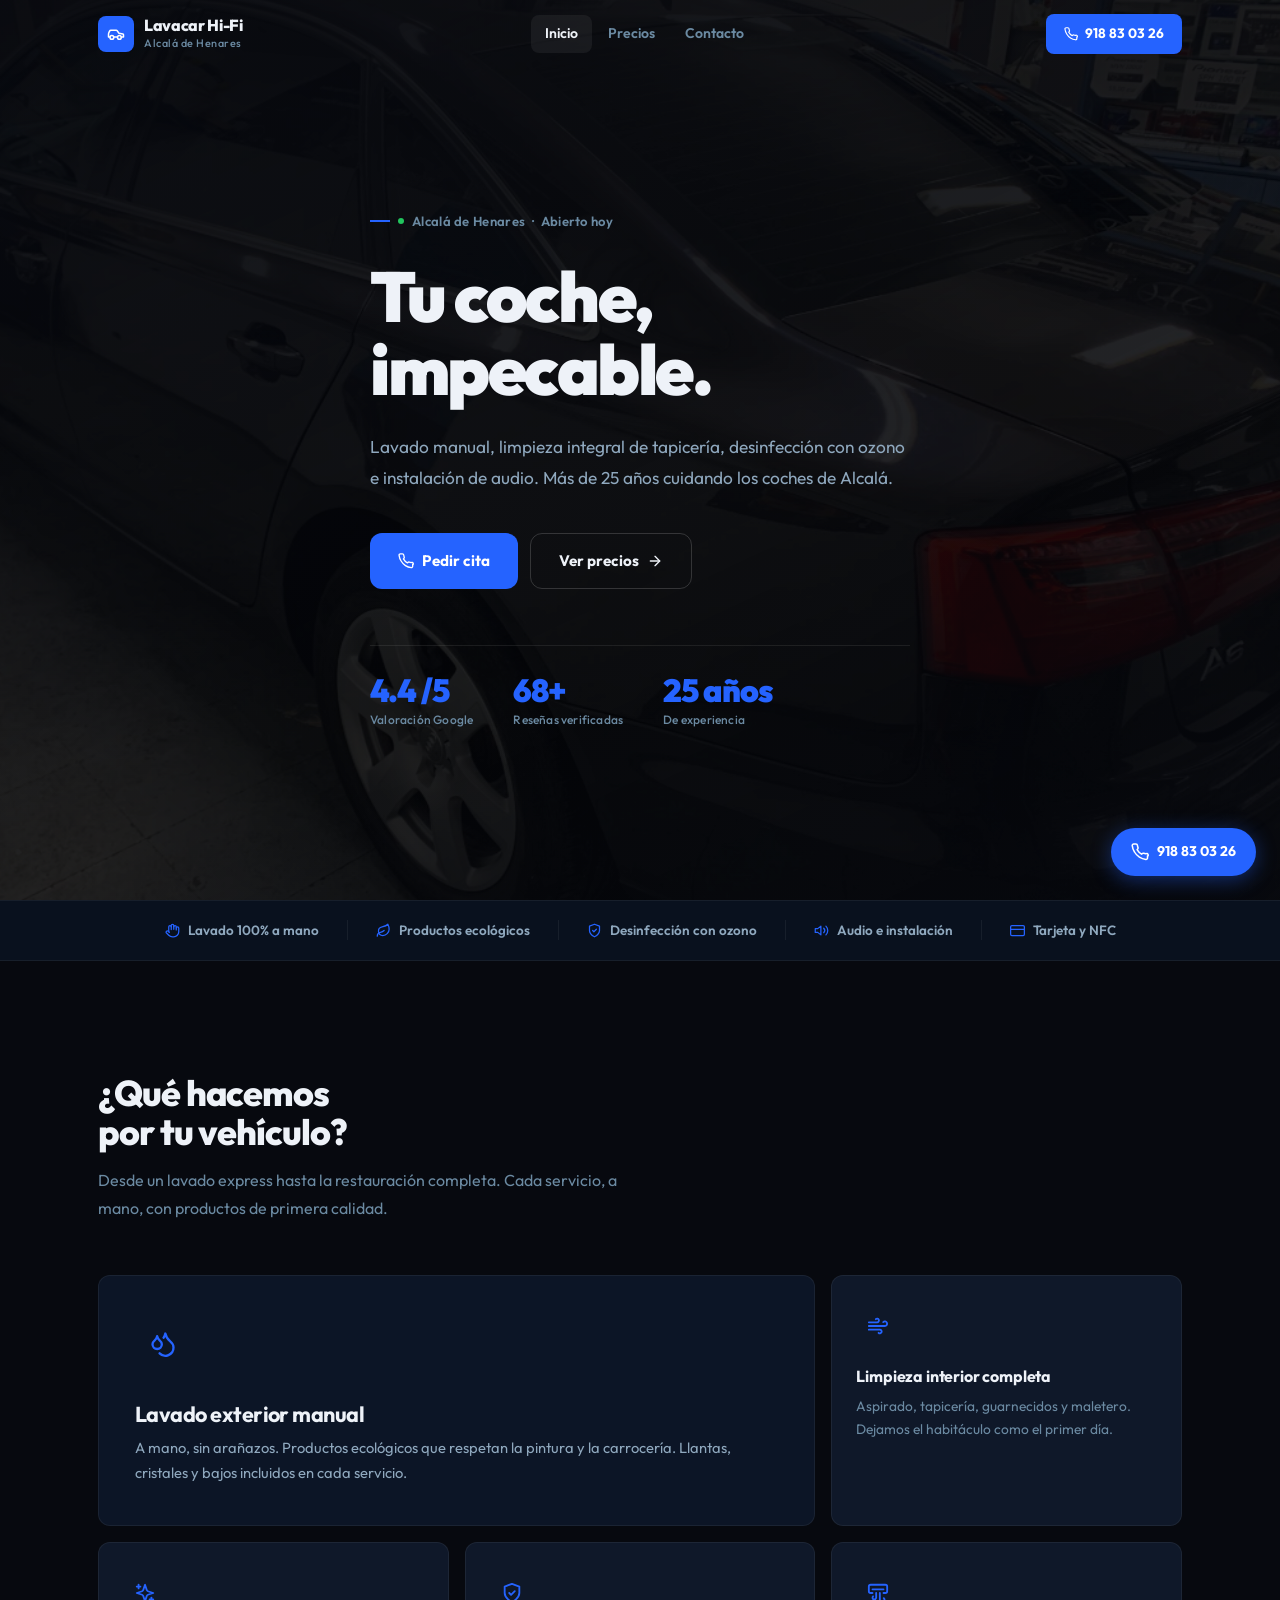
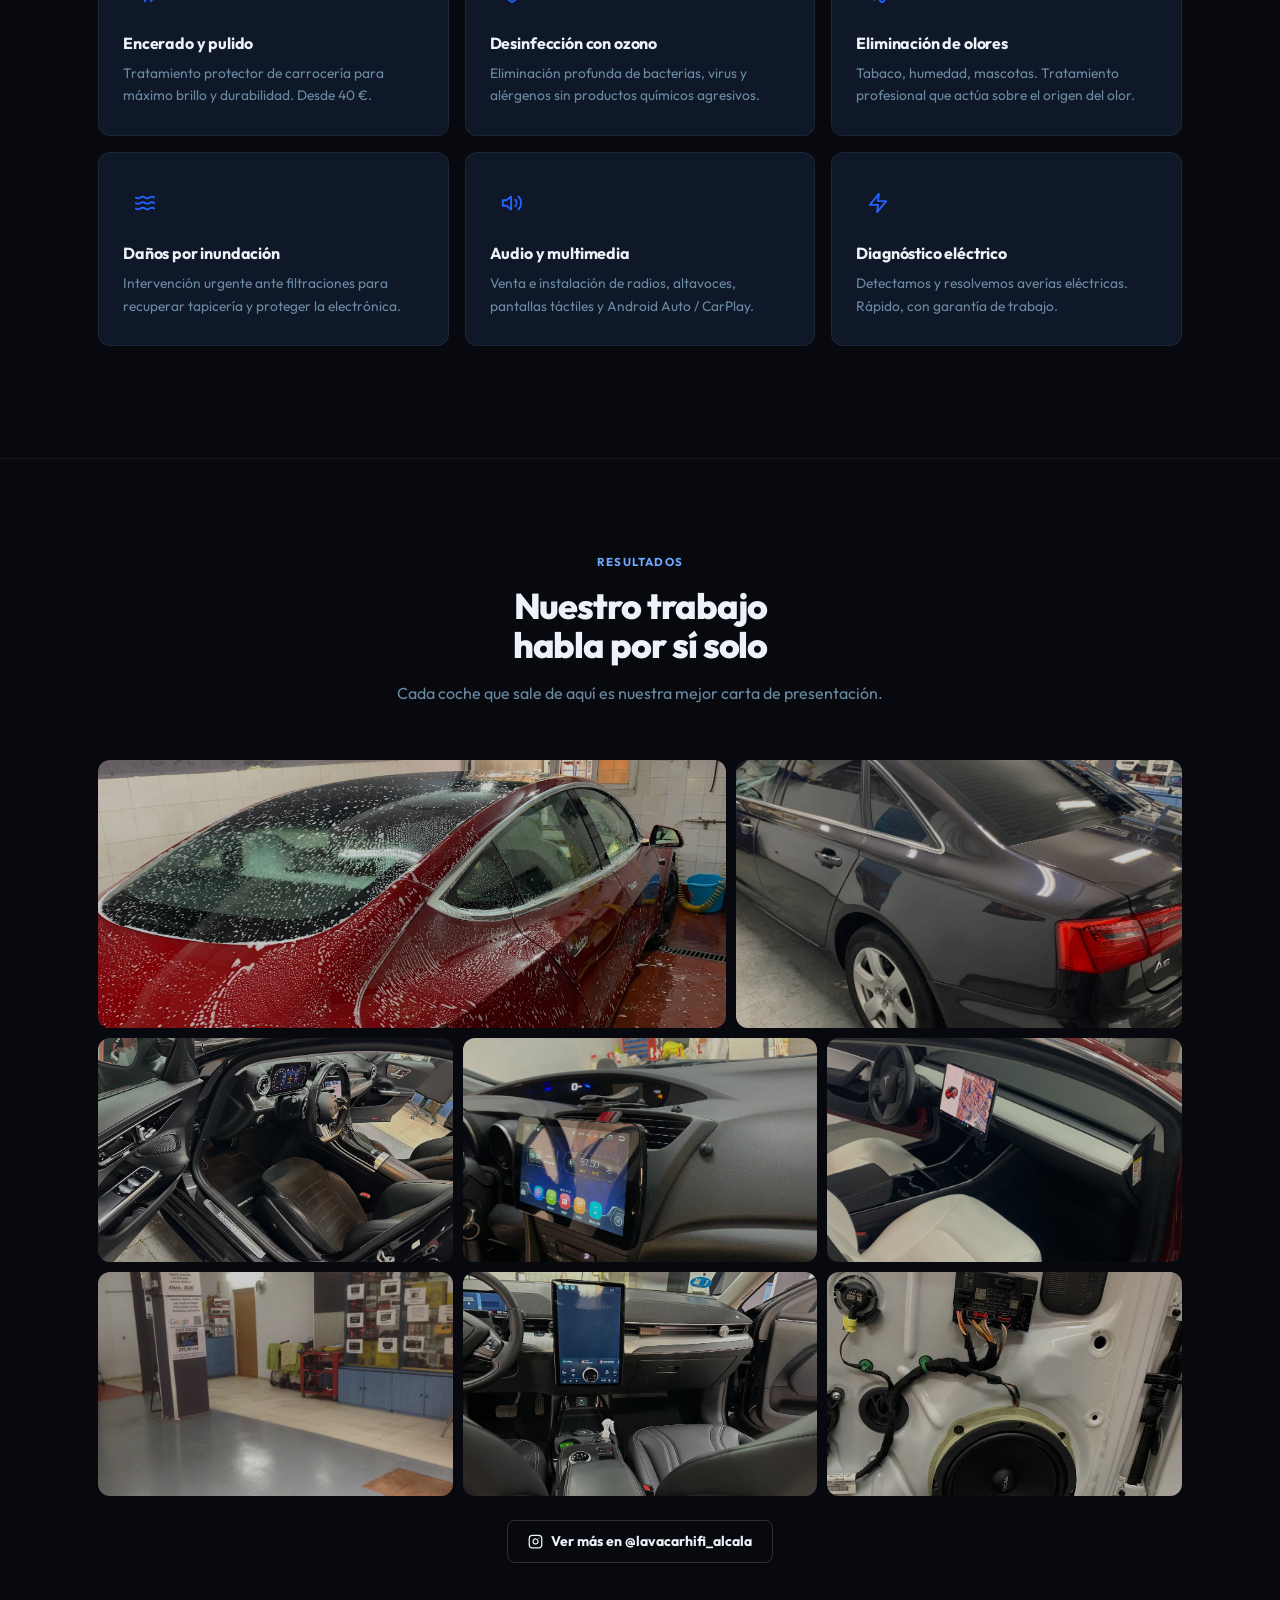
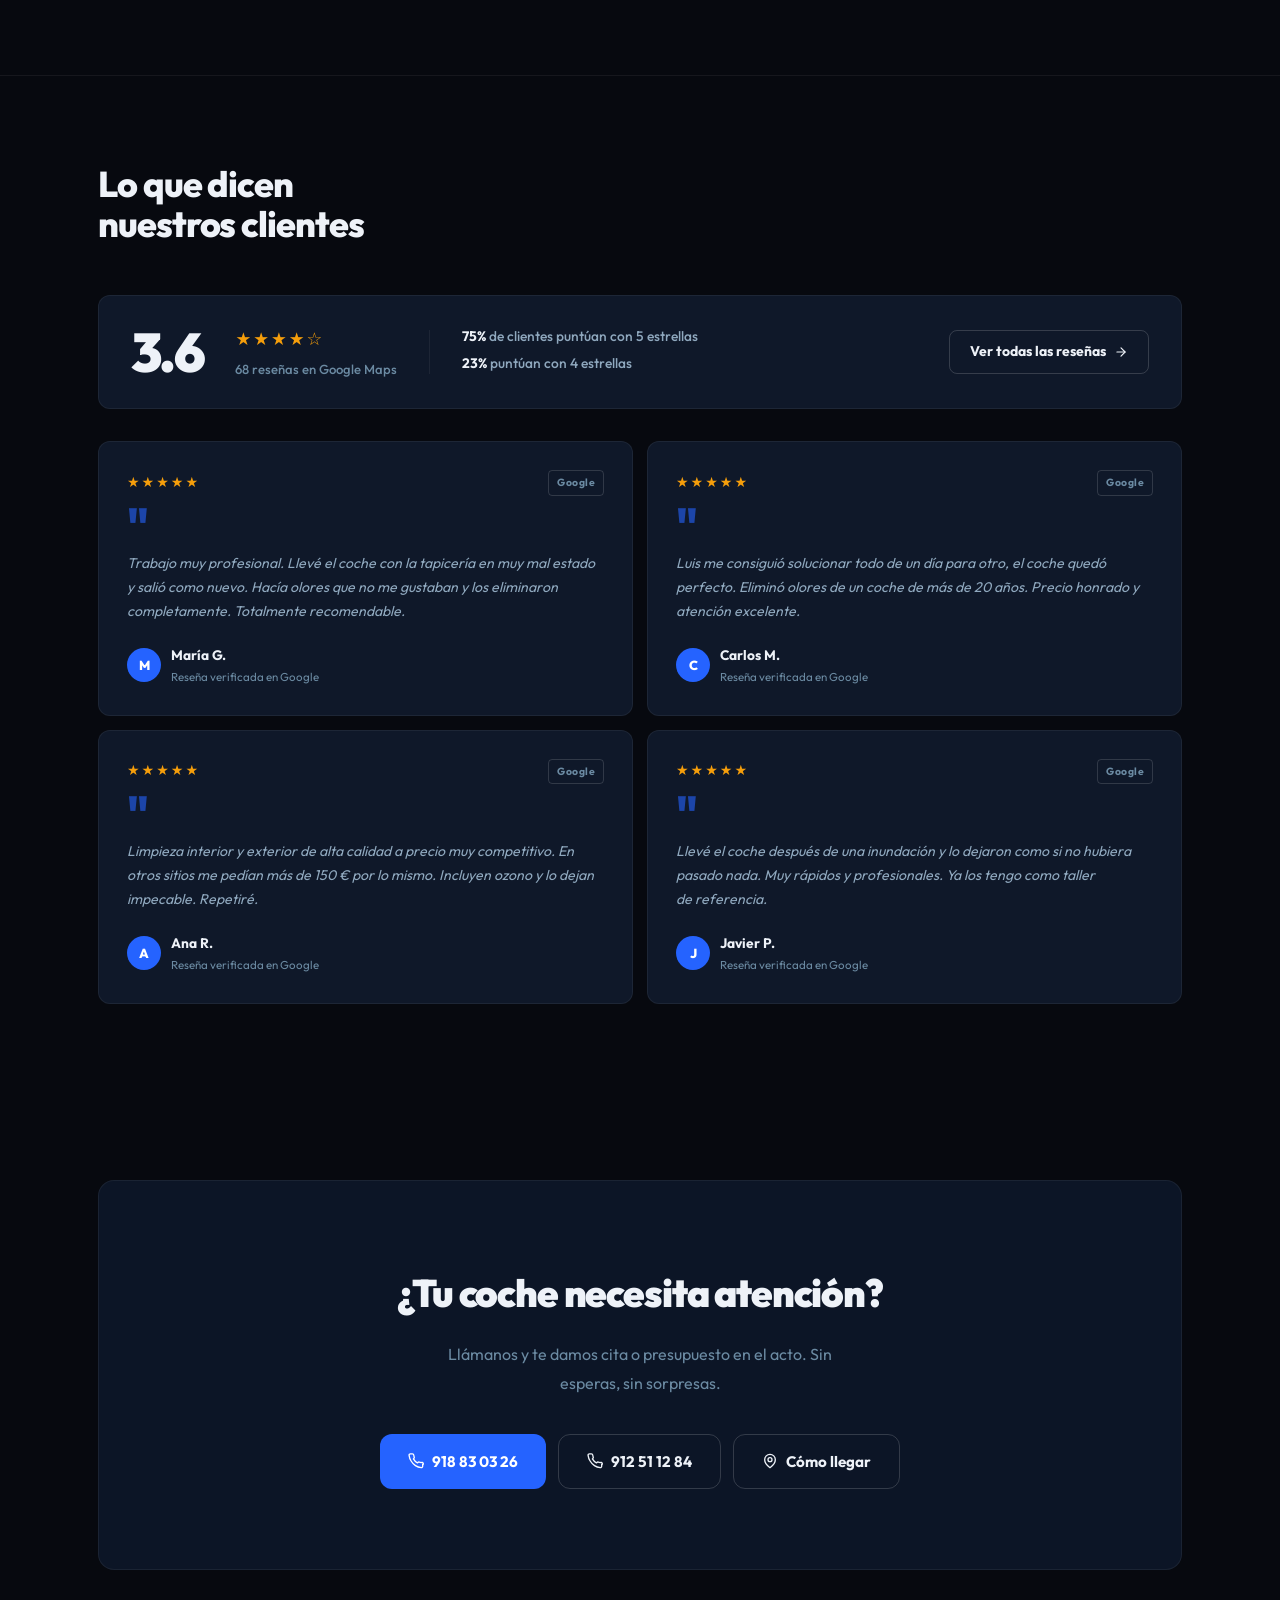
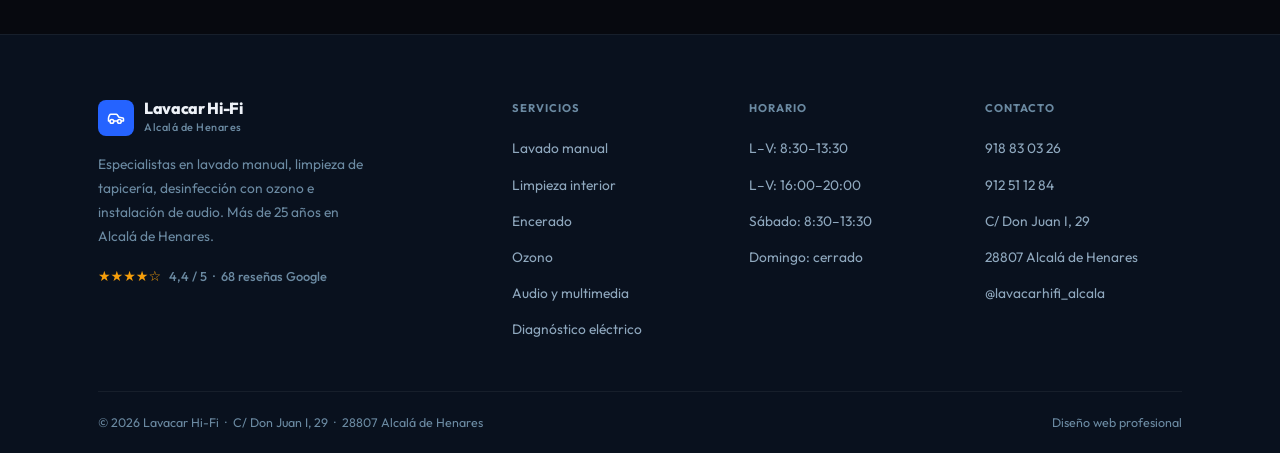
<file: index.html>
<!DOCTYPE html>
<html lang="es">
<head>
  <meta charset="UTF-8"/>
  <meta name="viewport" content="width=device-width, initial-scale=1.0"/>
  <meta name="description" content="Lavacar Hi-Fi — Lavado manual, limpieza integral, desinfección con ozono e instalación de audio en Alcalá de Henares. 4,4 en Google, 25 años de experiencia."/>
  <title>Lavacar Hi-Fi | Lavado y Detailing — Alcalá de Henares</title>
  <link rel="stylesheet" href="style.css"/>
</head>
<body>
<!-- SVG sprite icons -->
<svg xmlns="http://www.w3.org/2000/svg" style="display:none" aria-hidden="true">
  <symbol id="i-car" viewBox="0 0 24 24" fill="none" stroke="currentColor" stroke-width="2" stroke-linecap="round" stroke-linejoin="round">
    <path d="M14 16H9m10 0h3v-3.15a1 1 0 0 0-.84-.99L16 11l-2.7-3.6A1 1 0 0 0 12.5 7H5.24a2 2 0 0 0-1.8 1.1l-.8 1.63A6 6 0 0 0 2 12.42V16h2"/>
    <circle cx="6.5" cy="16.5" r="2.5"/>
    <circle cx="16.5" cy="16.5" r="2.5"/>
  </symbol>
  <symbol id="i-phone" viewBox="0 0 24 24" fill="none" stroke="currentColor" stroke-width="2" stroke-linecap="round" stroke-linejoin="round">
    <path d="M22 16.92v3a2 2 0 0 1-2.18 2 19.79 19.79 0 0 1-8.63-3.07A19.5 19.5 0 0 1 4.69 12 19.8 19.8 0 0 1 1.63 3.48 2 2 0 0 1 3.6 1.32h3a2 2 0 0 1 2 1.72c.127.96.361 1.903.7 2.81a2 2 0 0 1-.45 2.11L8.09 8.91a16 16 0 0 0 6 6l.76-.76a2 2 0 0 1 2.11-.45c.907.339 1.85.573 2.81.7A2 2 0 0 1 22 17.92z"/>
  </symbol>
  <symbol id="i-hand" viewBox="0 0 24 24" fill="none" stroke="currentColor" stroke-width="2" stroke-linecap="round" stroke-linejoin="round">
    <path d="M18 11V6a2 2 0 0 0-2-2 2 2 0 0 0-2 2"/><path d="M14 10V4a2 2 0 0 0-2-2 2 2 0 0 0-2 2v2"/>
    <path d="M10 10.5V6a2 2 0 0 0-2-2 2 2 0 0 0-2 2v8"/>
    <path d="M18 8a2 2 0 1 1 4 0v6a8 8 0 0 1-8 8h-2c-2.8 0-4.5-.86-5.99-2.34l-3.6-3.6a2 2 0 0 1 2.83-2.82L7 15"/>
  </symbol>
  <symbol id="i-leaf" viewBox="0 0 24 24" fill="none" stroke="currentColor" stroke-width="2" stroke-linecap="round" stroke-linejoin="round">
    <path d="M11 20A7 7 0 0 1 9.8 6.1C15.5 5 17 4.48 19 2c1 2 2 4.18 2 8 0 5.5-4.78 10-10 10z"/>
    <path d="M2 21c0-3 1.85-5.36 5.08-6C9.5 14.52 12 13 13 12"/>
  </symbol>
  <symbol id="i-shield-check" viewBox="0 0 24 24" fill="none" stroke="currentColor" stroke-width="2" stroke-linecap="round" stroke-linejoin="round">
    <path d="M12 22s8-4 8-10V5l-8-3-8 3v7c0 6 8 10 8 10z"/><path d="m9 12 2 2 4-4"/>
  </symbol>
  <symbol id="i-volume-2" viewBox="0 0 24 24" fill="none" stroke="currentColor" stroke-width="2" stroke-linecap="round" stroke-linejoin="round">
    <polygon points="11 5 6 9 2 9 2 15 6 15 11 19 11 5"/>
    <path d="M15.54 8.46a5 5 0 0 1 0 7.07"/>
    <path d="M19.07 4.93a10 10 0 0 1 0 14.14"/>
  </symbol>
  <symbol id="i-credit-card" viewBox="0 0 24 24" fill="none" stroke="currentColor" stroke-width="2" stroke-linecap="round" stroke-linejoin="round">
    <rect x="1" y="4" width="22" height="16" rx="2" ry="2"/><line x1="1" y1="10" x2="23" y2="10"/>
  </symbol>
  <symbol id="i-droplets" viewBox="0 0 24 24" fill="none" stroke="currentColor" stroke-width="2" stroke-linecap="round" stroke-linejoin="round">
    <path d="M7 16.3c2.2 0 4-1.83 4-4.05 0-1.16-.57-2.26-1.71-3.19S7.29 6.75 7 5.3c-.29 1.45-1.14 2.84-2.29 3.76S3 11.1 3 12.25c0 2.22 1.8 4.05 4 4.05z"/>
    <path d="M12.56 6.6A10.97 10.97 0 0 0 14 3.02c.5 2.5 2 4.9 4 6.5s3 3.5 3 5.5a6.98 6.98 0 0 1-11.91 4.97"/>
  </symbol>
  <symbol id="i-wind" viewBox="0 0 24 24" fill="none" stroke="currentColor" stroke-width="2" stroke-linecap="round" stroke-linejoin="round">
    <path d="M17.7 7.7a2.5 2.5 0 1 1 1.8 4.3H2"/><path d="M9.6 4.6A2 2 0 1 1 11 8H2"/><path d="M12.6 19.4A2 2 0 1 0 14 16H2"/>
  </symbol>
  <symbol id="i-sparkles" viewBox="0 0 24 24" fill="none" stroke="currentColor" stroke-width="2" stroke-linecap="round" stroke-linejoin="round">
    <path d="m12 3-1.912 5.813a2 2 0 0 1-1.275 1.275L3 12l5.813 1.912a2 2 0 0 1 1.275 1.275L12 21l1.912-5.813a2 2 0 0 1 1.275-1.275L21 12l-5.813-1.912a2 2 0 0 1-1.275-1.275L12 3Z"/>
    <path d="M5 3v4"/><path d="M19 17v4"/><path d="M3 5h4"/><path d="M17 19h4"/>
  </symbol>
  <symbol id="i-air-vent" viewBox="0 0 24 24" fill="none" stroke="currentColor" stroke-width="2" stroke-linecap="round" stroke-linejoin="round">
    <path d="M6 12H4a2 2 0 0 1-2-2V5a2 2 0 0 1 2-2h16a2 2 0 0 1 2 2v5a2 2 0 0 1-2 2h-2"/>
    <path d="M6 8h12"/>
    <path d="M18.3 17.7a2.5 2.5 0 0 1-3.16 3.83 2.53 2.53 0 0 1-1.14-2V12"/>
    <path d="M6.6 15.6A2 2 0 1 0 10 17v-5"/>
  </symbol>
  <symbol id="i-waves" viewBox="0 0 24 24" fill="none" stroke="currentColor" stroke-width="2" stroke-linecap="round" stroke-linejoin="round">
    <path d="M2 6c.6.5 1.2 1 2.5 1C7 7 7 5 9.5 5c2.6 0 2.4 2 5 2 2.5 0 2.5-2 5-2 1.3 0 1.9.5 2.5 1"/>
    <path d="M2 12c.6.5 1.2 1 2.5 1 2.5 0 2.5-2 5-2 2.6 0 2.4 2 5 2 2.5 0 2.5-2 5-2 1.3 0 1.9.5 2.5 1"/>
    <path d="M2 18c.6.5 1.2 1 2.5 1 2.5 0 2.5-2 5-2 2.6 0 2.4 2 5 2 2.5 0 2.5-2 5-2 1.3 0 1.9.5 2.5 1"/>
  </symbol>
  <symbol id="i-zap" viewBox="0 0 24 24" fill="none" stroke="currentColor" stroke-width="2" stroke-linecap="round" stroke-linejoin="round">
    <polygon points="13 2 3 14 12 14 11 22 21 10 12 10 13 2"/>
  </symbol>
  <symbol id="i-instagram" viewBox="0 0 24 24" fill="none" stroke="currentColor" stroke-width="2" stroke-linecap="round" stroke-linejoin="round">
    <rect x="2" y="2" width="20" height="20" rx="5" ry="5"/>
    <path d="M16 11.37A4 4 0 1 1 12.63 8 4 4 0 0 1 16 11.37z"/>
    <line x1="17.5" y1="6.5" x2="17.51" y2="6.5"/>
  </symbol>
  <symbol id="i-arrow-right" viewBox="0 0 24 24" fill="none" stroke="currentColor" stroke-width="2" stroke-linecap="round" stroke-linejoin="round">
    <line x1="5" y1="12" x2="19" y2="12"/><polyline points="12 5 19 12 12 19"/>
  </symbol>
  <symbol id="i-award" viewBox="0 0 24 24" fill="none" stroke="currentColor" stroke-width="2" stroke-linecap="round" stroke-linejoin="round">
    <circle cx="12" cy="8" r="6"/>
    <path d="M15.477 12.89 17 22l-5-3-5 3 1.523-9.11"/>
  </symbol>
  <symbol id="i-smartphone" viewBox="0 0 24 24" fill="none" stroke="currentColor" stroke-width="2" stroke-linecap="round" stroke-linejoin="round">
    <rect x="5" y="2" width="14" height="20" rx="2" ry="2"/><line x1="12" y1="18" x2="12.01" y2="18"/>
  </symbol>
  <symbol id="i-map-pin" viewBox="0 0 24 24" fill="none" stroke="currentColor" stroke-width="2" stroke-linecap="round" stroke-linejoin="round">
    <path d="M20 10c0 6-8 12-8 12s-8-6-8-12a8 8 0 0 1 16 0Z"/><circle cx="12" cy="10" r="3"/>
  </symbol>
  <symbol id="i-star" viewBox="0 0 24 24" fill="none" stroke="currentColor" stroke-width="2" stroke-linecap="round" stroke-linejoin="round">
    <polygon points="12 2 15.09 8.26 22 9.27 17 14.14 18.18 21.02 12 17.77 5.82 21.02 7 14.14 2 9.27 8.91 8.26 12 2"/>
  </symbol>
  <symbol id="i-external-link" viewBox="0 0 24 24" fill="none" stroke="currentColor" stroke-width="2" stroke-linecap="round" stroke-linejoin="round">
    <path d="M18 13v6a2 2 0 0 1-2 2H5a2 2 0 0 1-2-2V8a2 2 0 0 1 2-2h6"/>
    <polyline points="15 3 21 3 21 9"/><line x1="10" y1="14" x2="21" y2="3"/>
  </symbol>
  <symbol id="i-info" viewBox="0 0 24 24" fill="none" stroke="currentColor" stroke-width="2" stroke-linecap="round" stroke-linejoin="round">
    <circle cx="12" cy="12" r="10"/>
    <line x1="12" y1="16" x2="12" y2="12"/><line x1="12" y1="8" x2="12.01" y2="8"/>
  </symbol>
  <symbol id="i-navigation" viewBox="0 0 24 24" fill="none" stroke="currentColor" stroke-width="2" stroke-linecap="round" stroke-linejoin="round">
    <polygon points="3 11 22 2 13 21 11 13 3 11"/>
  </symbol>
</svg>

<!-- Botón flotante -->
<a href="tel:918830326" class="float-btn" aria-label="Llamar ahora">
  <svg class="icon" width="18" height="18"><use href="#i-phone"></use></svg>
  <span class="float-btn-text">918 83 03 26</span>
</a>

<!-- HEADER -->
<header id="header">
  <div class="container">
    <div class="header-inner">
      <a href="index.html" class="logo">
        <div class="logo-mark">
          <svg class="icon" width="18" height="18"><use href="#i-car"></use></svg>
        </div>
        <div>
          <div class="logo-name">Lavacar Hi-Fi</div>
          <div class="logo-sub">Alcalá de Henares</div>
        </div>
      </a>
      <nav class="nav-links">
        <a href="index.html" class="active">Inicio</a>
        <a href="precios.html">Precios</a>
        <a href="contacto.html">Contacto</a>
      </nav>
      <div class="nav-cta">
        <a href="tel:918830326" class="btn-nav-call">
          <svg class="icon" width="14" height="14"><use href="#i-phone"></use></svg>
          918 83 03 26
        </a>
        <button class="hamburger" aria-label="Abrir menú">
          <span></span><span></span><span></span>
        </button>
      </div>
    </div>
  </div>
</header>

<nav class="mobile-nav" aria-hidden="true">
  <a href="index.html">Inicio</a>
  <a href="precios.html">Precios</a>
  <a href="contacto.html">Contacto</a>
  <a href="tel:918830326" class="mobile-nav-call">918 83 03 26</a>
</nav>

<!-- HERO -->
<section class="hero">
  <div class="hero-bg"></div>
  <div class="hero-overlay"></div>
  <div class="container">
    <div class="hero-content">
      <div class="hero-location">
        <span class="pulse-dot"></span>
        Alcalá de Henares &nbsp;·&nbsp; Abierto hoy
      </div>
      <h1>Tu coche,<br/>impecable.</h1>
      <p class="hero-desc">
        Lavado manual, limpieza integral de tapicería, desinfección con ozono e instalación de audio. Más de 25 años cuidando los coches de Alcalá.
      </p>
      <div class="hero-buttons">
        <a href="tel:918830326" class="btn btn-primary">
          <svg class="icon" width="16" height="16"><use href="#i-phone"></use></svg>
          Pedir cita
        </a>
        <a href="precios.html" class="btn btn-outline">
          Ver precios
          <svg class="icon" width="16" height="16"><use href="#i-arrow-right"></use></svg>
        </a>
      </div>
      <div class="hero-stats">
        <div class="hero-stat">
          <div class="num"><span data-count="4.4" data-dec="1" data-suffix="">4.4</span> <span>/5</span></div>
          <div class="lbl">Valoración Google</div>
        </div>
        <div class="hero-stat">
          <div class="num"><span data-count="68" data-suffix="+">68+</span></div>
          <div class="lbl">Reseñas verificadas</div>
        </div>
        <div class="hero-stat">
          <div class="num"><span data-count="25" data-suffix="">25</span> <span>años</span></div>
          <div class="lbl">De experiencia</div>
        </div>
      </div>
    </div>
  </div>
</section>

<!-- TRUST BAR -->
<div class="trust-bar">
  <div class="container">
    <div class="trust-items">
      <div class="trust-item">
        <svg class="icon" width="15" height="15"><use href="#i-hand"></use></svg>
        Lavado 100% a mano
      </div>
      <div class="trust-sep"></div>
      <div class="trust-item">
        <svg class="icon" width="15" height="15"><use href="#i-leaf"></use></svg>
        Productos ecológicos
      </div>
      <div class="trust-sep"></div>
      <div class="trust-item">
        <svg class="icon" width="15" height="15"><use href="#i-shield-check"></use></svg>
        Desinfección con ozono
      </div>
      <div class="trust-sep"></div>
      <div class="trust-item">
        <svg class="icon" width="15" height="15"><use href="#i-volume-2"></use></svg>
        Audio e instalación
      </div>
      <div class="trust-sep"></div>
      <div class="trust-item">
        <svg class="icon" width="15" height="15"><use href="#i-credit-card"></use></svg>
        Tarjeta y NFC
      </div>
    </div>
  </div>
</div>

<!-- SERVICIOS -->
<section class="section">
  <div class="container">
    <div class="sec-head reveal">
      <h2 class="sec-title">¿Qué hacemos<br/>por tu vehículo?</h2>
      <p class="sec-sub">Desde un lavado express hasta la restauración completa. Cada servicio, a mano, con productos de primera calidad.</p>
    </div>
    <div class="services-grid">
      <!-- Card destacada: ocupa 2 columnas -->
      <div class="service-card featured reveal d1">
        <div class="sc-icon"><svg class="icon" width="28" height="28"><use href="#i-droplets"></use></svg></div>
        <h3>Lavado exterior manual</h3>
        <p>A mano, sin arañazos. Productos ecológicos que respetan la pintura y la carrocería. Llantas, cristales y bajos incluidos en cada servicio.</p>
      </div>
      <div class="service-card reveal d2">
        <div class="sc-icon"><svg class="icon" width="22" height="22"><use href="#i-wind"></use></svg></div>
        <h3>Limpieza interior completa</h3>
        <p>Aspirado, tapicería, guarnecidos y maletero. Dejamos el habitáculo como el primer día.</p>
      </div>
      <div class="service-card reveal d3">
        <div class="sc-icon"><svg class="icon" width="22" height="22"><use href="#i-sparkles"></use></svg></div>
        <h3>Encerado y pulido</h3>
        <p>Tratamiento protector de carrocería para máximo brillo y durabilidad. Desde 40&nbsp;€.</p>
      </div>
      <div class="service-card reveal d4">
        <div class="sc-icon"><svg class="icon" width="22" height="22"><use href="#i-shield-check"></use></svg></div>
        <h3>Desinfección con ozono</h3>
        <p>Eliminación profunda de bacterias, virus y alérgenos sin productos químicos agresivos.</p>
      </div>
      <div class="service-card reveal d5">
        <div class="sc-icon"><svg class="icon" width="22" height="22"><use href="#i-air-vent"></use></svg></div>
        <h3>Eliminación de olores</h3>
        <p>Tabaco, humedad, mascotas. Tratamiento profesional que actúa sobre el origen del olor.</p>
      </div>
      <div class="service-card reveal d6">
        <div class="sc-icon"><svg class="icon" width="22" height="22"><use href="#i-waves"></use></svg></div>
        <h3>Daños por inundación</h3>
        <p>Intervención urgente ante filtraciones para recuperar tapicería y proteger la electrónica.</p>
      </div>
      <div class="service-card reveal d7">
        <div class="sc-icon"><svg class="icon" width="22" height="22"><use href="#i-volume-2"></use></svg></div>
        <h3>Audio y multimedia</h3>
        <p>Venta e instalación de radios, altavoces, pantallas táctiles y Android Auto / CarPlay.</p>
      </div>
      <div class="service-card reveal d8">
        <div class="sc-icon"><svg class="icon" width="22" height="22"><use href="#i-zap"></use></svg></div>
        <h3>Diagnóstico eléctrico</h3>
        <p>Detectamos y resolvemos averías eléctricas. Rápido, con garantía de trabajo.</p>
      </div>
    </div>
  </div>
</section>

<div class="divider"></div>

<!-- GALERÍA -->
<section class="section">
  <div class="container">
    <div class="sec-head center reveal">
      <span class="sec-tag">Resultados</span>
      <h2 class="sec-title">Nuestro trabajo<br/>habla por sí solo</h2>
      <p class="sec-sub">Cada coche que sale de aquí es nuestra mejor carta de presentación.</p>
    </div>
    <div class="gallery-grid reveal">
      <div class="g-item">
        <img src="img/LAVADO.png" alt="Lavado exterior a mano — Tesla rojo en proceso"/>
        <div class="g-label">Lavado exterior en proceso</div>
      </div>
      <div class="g-item">
        <img src="img/EXTERIORA6.png" alt="Resultado exterior — Audi A6 tras el lavado"/>
        <div class="g-label">Resultado exterior — Audi A6</div>
      </div>
      <div class="g-item">
        <img src="img/MERCEDES.png" alt="Limpieza interior — Mercedes clase S"/>
        <div class="g-label">Limpieza interior — Mercedes</div>
      </div>
      <div class="g-item">
        <img src="img/CARPLAY.png" alt="Instalación de pantalla multimedia con CarPlay"/>
        <div class="g-label">Instalación multimedia — CarPlay</div>
      </div>
      <div class="g-item">
        <img src="img/InteriorTesla.png" alt="Interior Tesla Model 3 tras limpieza integral"/>
        <div class="g-label">Interior Tesla — resultado final</div>
      </div>
      <div class="g-item">
        <img src="img/local.png" alt="Instalaciones de Lavacar Hi-Fi en Alcalá de Henares"/>
        <div class="g-label">Nuestras instalaciones</div>
      </div>
      <div class="g-item">
        <img src="img/PORSCHE2.png" alt="Limpieza interior — salpicadero con pantalla táctil"/>
        <div class="g-label">Limpieza interior — Porsche</div>
      </div>
      <div class="g-item">
        <img src="img/audio.png" alt="Instalación profesional de sistema de audio"/>
        <div class="g-label">Instalación de audio</div>
      </div>
    </div>
    <div style="text-align:center; margin-top:24px;" class="reveal">
      <a href="https://www.instagram.com/lavacarhifi_alcala/" target="_blank" rel="noopener" class="btn btn-outline btn-sm">
        <svg class="icon" width="15" height="15"><use href="#i-instagram"></use></svg>
        Ver más en @lavacarhifi_alcala
      </a>
    </div>
  </div>
</section>

<div class="divider"></div>

<!-- RESEÑAS -->
<section class="section">
  <div class="container">
    <div class="sec-head reveal">
      <h2 class="sec-title">Lo que dicen<br/>nuestros clientes</h2>
    </div>
    <div class="rating-banner reveal">
      <div class="rb-score" data-count="4.4" data-dec="1" data-suffix="">4.4</div>
      <div class="rb-stars-wrap">
        <div class="rb-stars">&#9733;&#9733;&#9733;&#9733;&#9734;</div>
        <div class="rb-label">68 reseñas en Google Maps</div>
      </div>
      <div class="rb-sep"></div>
      <div class="rb-detail">
        <div class="rb-detail-stat"><span>75%</span> de clientes puntúan con 5 estrellas</div>
        <div class="rb-detail-stat"><span>23%</span> puntúan con 4 estrellas</div>
      </div>
      <div class="rb-action">
        <a href="https://maps.google.com/?q=Lavacar+Hi-Fi+Alcalá+de+Henares" target="_blank" rel="noopener" class="btn btn-outline btn-sm">
          Ver todas las reseñas
          <svg class="icon" width="14" height="14"><use href="#i-arrow-right"></use></svg>
        </a>
      </div>
    </div>
    <div class="reviews-grid">
      <div class="review-card reveal d1">
        <div class="rc-top">
          <div class="rc-stars">&#9733;&#9733;&#9733;&#9733;&#9733;</div>
          <div class="rc-source">Google</div>
        </div>
        <span class="rc-quote-mark">"</span>
        <p class="rc-text">Trabajo muy profesional. Llevé el coche con la tapicería en muy mal estado y salió como nuevo. Hacía olores que no me gustaban y los eliminaron completamente. Totalmente recomendable.</p>
        <div class="rc-author">
          <div class="rc-avatar">M</div>
          <div>
            <div class="rc-name">María G.</div>
            <div class="rc-date">Reseña verificada en Google</div>
          </div>
        </div>
      </div>
      <div class="review-card reveal d2">
        <div class="rc-top">
          <div class="rc-stars">&#9733;&#9733;&#9733;&#9733;&#9733;</div>
          <div class="rc-source">Google</div>
        </div>
        <span class="rc-quote-mark">"</span>
        <p class="rc-text">Luis me consiguió solucionar todo de un día para otro, el coche quedó perfecto. Eliminó olores de un coche de más de 20 años. Precio honrado y atención excelente.</p>
        <div class="rc-author">
          <div class="rc-avatar">C</div>
          <div>
            <div class="rc-name">Carlos M.</div>
            <div class="rc-date">Reseña verificada en Google</div>
          </div>
        </div>
      </div>
      <div class="review-card reveal d3">
        <div class="rc-top">
          <div class="rc-stars">&#9733;&#9733;&#9733;&#9733;&#9733;</div>
          <div class="rc-source">Google</div>
        </div>
        <span class="rc-quote-mark">"</span>
        <p class="rc-text">Limpieza interior y exterior de alta calidad a precio muy competitivo. En otros sitios me pedían más de 150&nbsp;€ por lo mismo. Incluyen ozono y lo dejan impecable. Repetiré.</p>
        <div class="rc-author">
          <div class="rc-avatar">A</div>
          <div>
            <div class="rc-name">Ana R.</div>
            <div class="rc-date">Reseña verificada en Google</div>
          </div>
        </div>
      </div>
      <div class="review-card reveal d4">
        <div class="rc-top">
          <div class="rc-stars">&#9733;&#9733;&#9733;&#9733;&#9733;</div>
          <div class="rc-source">Google</div>
        </div>
        <span class="rc-quote-mark">"</span>
        <p class="rc-text">Llevé el coche después de una inundación y lo dejaron como si no hubiera pasado nada. Muy rápidos y profesionales. Ya los tengo como taller de referencia.</p>
        <div class="rc-author">
          <div class="rc-avatar">J</div>
          <div>
            <div class="rc-name">Javier P.</div>
            <div class="rc-date">Reseña verificada en Google</div>
          </div>
        </div>
      </div>
    </div>
  </div>
</section>

<!-- CTA -->
<section class="section-sm">
  <div class="container">
    <div class="cta-sec reveal">
      <h2>¿Tu coche necesita atención?</h2>
      <p>Llámanos y te damos cita o presupuesto en el acto. Sin esperas, sin sorpresas.</p>
      <div class="cta-btns">
        <a href="tel:918830326" class="btn btn-primary">
          <svg class="icon" width="16" height="16"><use href="#i-phone"></use></svg>
          918 83 03 26
        </a>
        <a href="tel:912511284" class="btn btn-outline">
          <svg class="icon" width="16" height="16"><use href="#i-phone"></use></svg>
          912 51 12 84
        </a>
        <a href="contacto.html" class="btn btn-outline">
          <svg class="icon" width="16" height="16"><use href="#i-map-pin"></use></svg>
          Cómo llegar
        </a>
      </div>
    </div>
  </div>
</section>

<!-- FOOTER -->
<footer class="site-footer">
  <div class="container">
    <div class="footer-grid">
      <div class="footer-brand">
        <a href="index.html" class="logo">
          <div class="logo-mark"><svg class="icon" width="18" height="18"><use href="#i-car"></use></svg></div>
          <div>
            <div class="logo-name">Lavacar Hi-Fi</div>
            <div class="logo-sub">Alcalá de Henares</div>
          </div>
        </a>
        <p>Especialistas en lavado manual, limpieza de tapicería, desinfección con ozono e instalación de audio. Más de 25 años en Alcalá de Henares.</p>
        <div class="footer-rating">
          <span class="footer-stars">&#9733;&#9733;&#9733;&#9733;&#9734;</span>
          <span>4,4 / 5 &nbsp;·&nbsp; 68 reseñas Google</span>
        </div>
      </div>
      <div class="footer-col">
        <h4>Servicios</h4>
        <ul>
          <li><a href="precios.html">Lavado manual</a></li>
          <li><a href="precios.html">Limpieza interior</a></li>
          <li><a href="precios.html">Encerado</a></li>
          <li><a href="precios.html">Ozono</a></li>
          <li><a href="precios.html">Audio y multimedia</a></li>
          <li><a href="precios.html">Diagnóstico eléctrico</a></li>
        </ul>
      </div>
      <div class="footer-col">
        <h4>Horario</h4>
        <ul>
          <li><a href="contacto.html">L–V: 8:30–13:30</a></li>
          <li><a href="contacto.html">L–V: 16:00–20:00</a></li>
          <li><a href="contacto.html">Sábado: 8:30–13:30</a></li>
          <li><a href="contacto.html">Domingo: cerrado</a></li>
        </ul>
      </div>
      <div class="footer-col">
        <h4>Contacto</h4>
        <ul>
          <li><a href="tel:918830326">918 83 03 26</a></li>
          <li><a href="tel:912511284">912 51 12 84</a></li>
          <li><a href="contacto.html">C/ Don Juan I, 29</a></li>
          <li><a href="contacto.html">28807 Alcalá de Henares</a></li>
          <li><a href="https://instagram.com/lavacarhifi_alcala" target="_blank" rel="noopener">@lavacarhifi_alcala</a></li>
        </ul>
      </div>
    </div>
    <div class="footer-bottom">
      <p>© 2026 Lavacar Hi-Fi &nbsp;·&nbsp; C/ Don Juan I, 29 &nbsp;·&nbsp; 28807 Alcalá de Henares</p>
      <p>Diseño web profesional</p>
    </div>
  </div>
</footer>

<script src="script.js"></script>
</body>
</html>
</file>
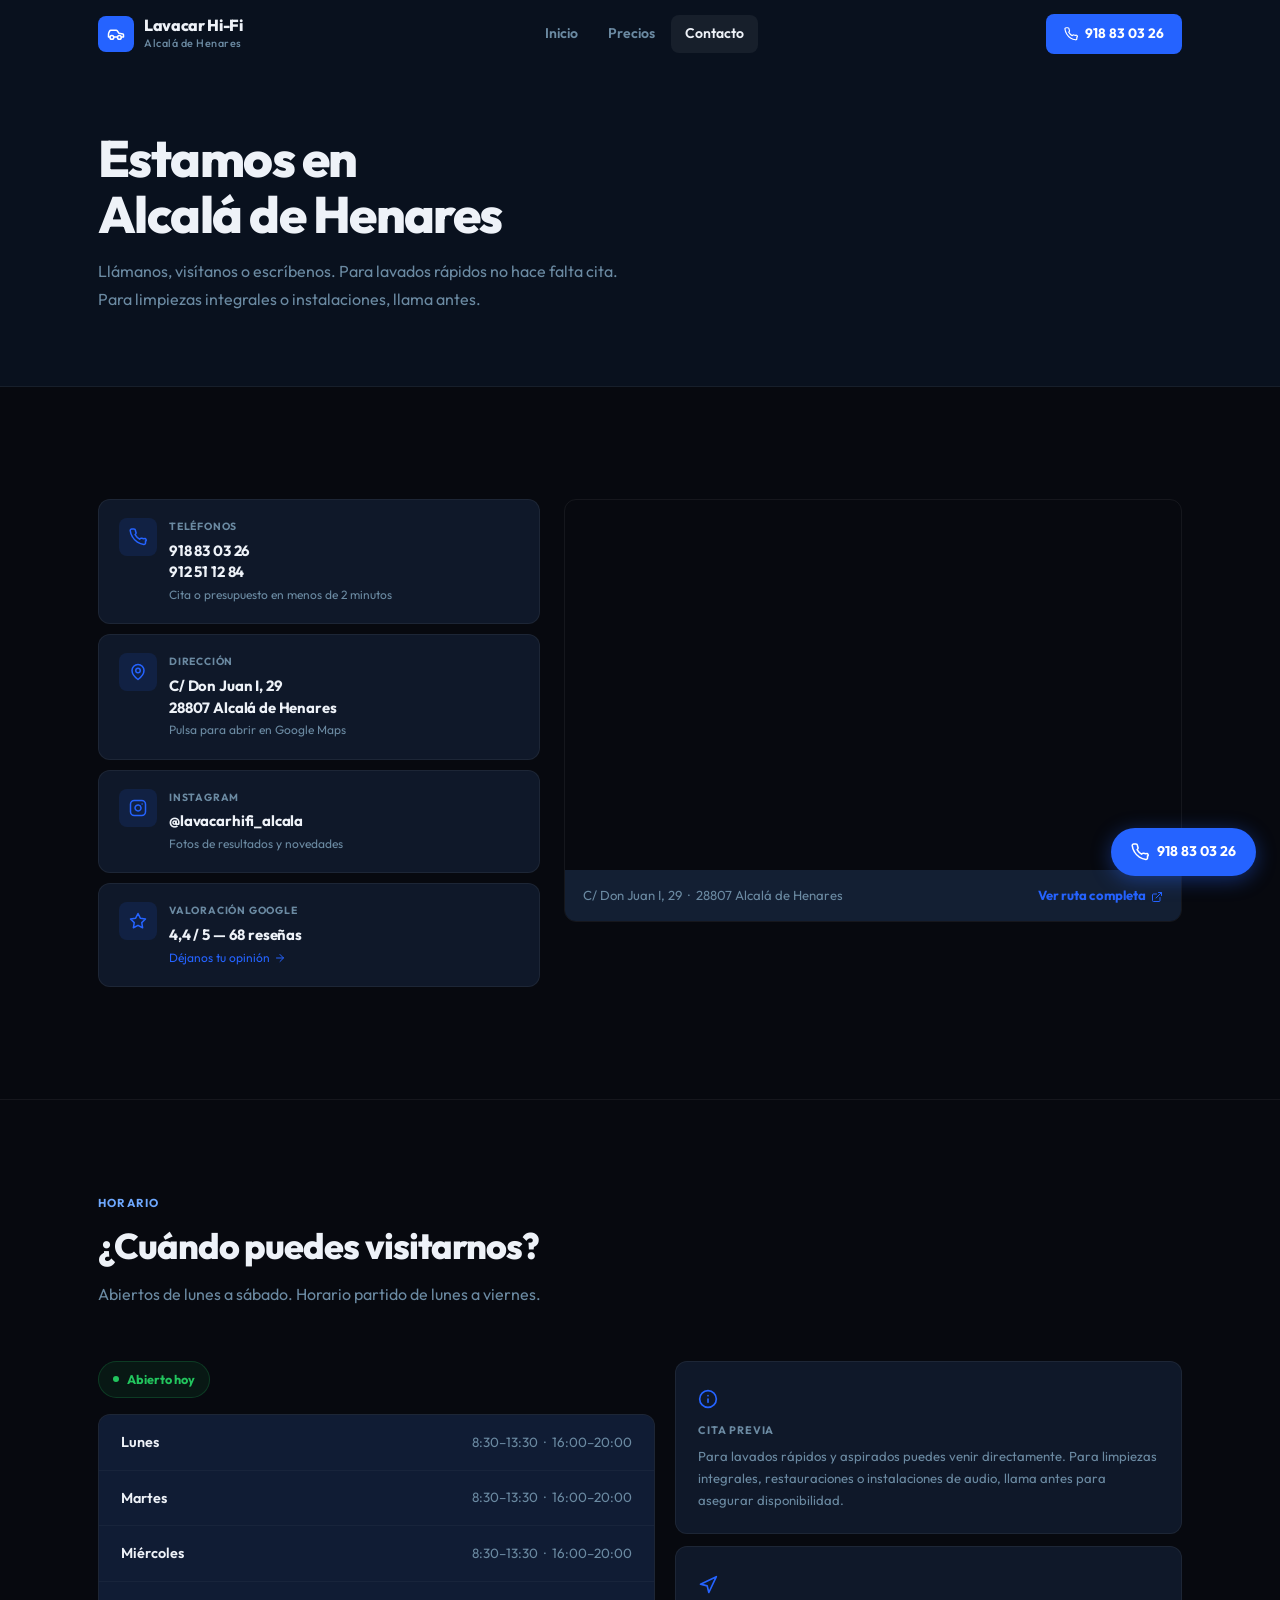
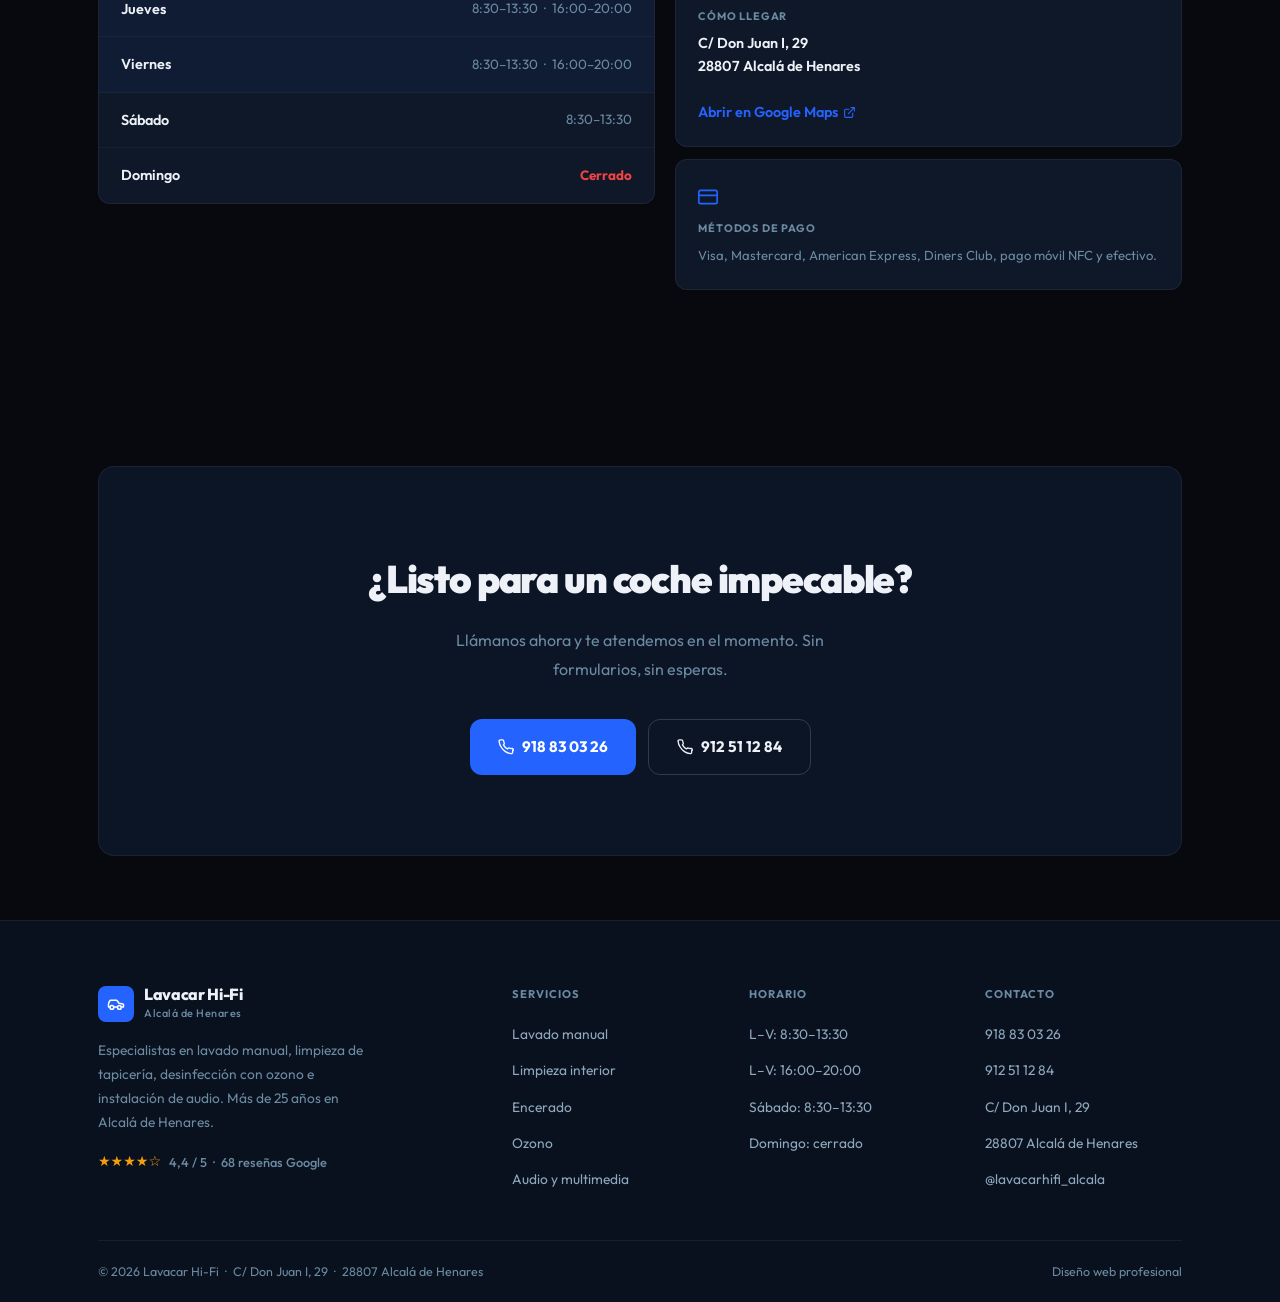
<file: contacto.html>
<!DOCTYPE html>
<html lang="es">
<head>
  <meta charset="UTF-8"/>
  <meta name="viewport" content="width=device-width, initial-scale=1.0"/>
  <meta name="description" content="Contacto Lavacar Hi-Fi — C/ Don Juan I 29, Alcalá de Henares. Tel: 918 83 03 26 y 912 51 12 84. L-V 8:30-20:00, Sáb 8:30-13:30."/>
  <title>Contacto | Lavacar Hi-Fi — Alcalá de Henares</title>
  <link rel="stylesheet" href="style.css"/>
</head>
<body>
<!-- SVG sprite icons -->
<svg xmlns="http://www.w3.org/2000/svg" style="display:none" aria-hidden="true">
  <symbol id="i-car" viewBox="0 0 24 24" fill="none" stroke="currentColor" stroke-width="2" stroke-linecap="round" stroke-linejoin="round">
    <path d="M14 16H9m10 0h3v-3.15a1 1 0 0 0-.84-.99L16 11l-2.7-3.6A1 1 0 0 0 12.5 7H5.24a2 2 0 0 0-1.8 1.1l-.8 1.63A6 6 0 0 0 2 12.42V16h2"/>
    <circle cx="6.5" cy="16.5" r="2.5"/><circle cx="16.5" cy="16.5" r="2.5"/>
  </symbol>
  <symbol id="i-phone" viewBox="0 0 24 24" fill="none" stroke="currentColor" stroke-width="2" stroke-linecap="round" stroke-linejoin="round">
    <path d="M22 16.92v3a2 2 0 0 1-2.18 2 19.79 19.79 0 0 1-8.63-3.07A19.5 19.5 0 0 1 4.69 12 19.8 19.8 0 0 1 1.63 3.48 2 2 0 0 1 3.6 1.32h3a2 2 0 0 1 2 1.72c.127.96.361 1.903.7 2.81a2 2 0 0 1-.45 2.11L8.09 8.91a16 16 0 0 0 6 6l.76-.76a2 2 0 0 1 2.11-.45c.907.339 1.85.573 2.81.7A2 2 0 0 1 22 17.92z"/>
  </symbol>
  <symbol id="i-map-pin" viewBox="0 0 24 24" fill="none" stroke="currentColor" stroke-width="2" stroke-linecap="round" stroke-linejoin="round">
    <path d="M20 10c0 6-8 12-8 12s-8-6-8-12a8 8 0 0 1 16 0Z"/><circle cx="12" cy="10" r="3"/>
  </symbol>
  <symbol id="i-instagram" viewBox="0 0 24 24" fill="none" stroke="currentColor" stroke-width="2" stroke-linecap="round" stroke-linejoin="round">
    <rect x="2" y="2" width="20" height="20" rx="5" ry="5"/>
    <path d="M16 11.37A4 4 0 1 1 12.63 8 4 4 0 0 1 16 11.37z"/>
    <line x1="17.5" y1="6.5" x2="17.51" y2="6.5"/>
  </symbol>
  <symbol id="i-star" viewBox="0 0 24 24" fill="none" stroke="currentColor" stroke-width="2" stroke-linecap="round" stroke-linejoin="round">
    <polygon points="12 2 15.09 8.26 22 9.27 17 14.14 18.18 21.02 12 17.77 5.82 21.02 7 14.14 2 9.27 8.91 8.26 12 2"/>
  </symbol>
  <symbol id="i-info" viewBox="0 0 24 24" fill="none" stroke="currentColor" stroke-width="2" stroke-linecap="round" stroke-linejoin="round">
    <circle cx="12" cy="12" r="10"/>
    <line x1="12" y1="16" x2="12" y2="12"/><line x1="12" y1="8" x2="12.01" y2="8"/>
  </symbol>
  <symbol id="i-navigation" viewBox="0 0 24 24" fill="none" stroke="currentColor" stroke-width="2" stroke-linecap="round" stroke-linejoin="round">
    <polygon points="3 11 22 2 13 21 11 13 3 11"/>
  </symbol>
  <symbol id="i-credit-card" viewBox="0 0 24 24" fill="none" stroke="currentColor" stroke-width="2" stroke-linecap="round" stroke-linejoin="round">
    <rect x="1" y="4" width="22" height="16" rx="2" ry="2"/><line x1="1" y1="10" x2="23" y2="10"/>
  </symbol>
  <symbol id="i-external-link" viewBox="0 0 24 24" fill="none" stroke="currentColor" stroke-width="2" stroke-linecap="round" stroke-linejoin="round">
    <path d="M18 13v6a2 2 0 0 1-2 2H5a2 2 0 0 1-2-2V8a2 2 0 0 1 2-2h6"/>
    <polyline points="15 3 21 3 21 9"/><line x1="10" y1="14" x2="21" y2="3"/>
  </symbol>
  <symbol id="i-arrow-right" viewBox="0 0 24 24" fill="none" stroke="currentColor" stroke-width="2" stroke-linecap="round" stroke-linejoin="round">
    <line x1="5" y1="12" x2="19" y2="12"/><polyline points="12 5 19 12 12 19"/>
  </symbol>
</svg>

<!-- Botón flotante -->
<a href="tel:918830326" class="float-btn" aria-label="Llamar ahora">
  <svg class="icon" width="18" height="18"><use href="#i-phone"></use></svg>
  <span class="float-btn-text">918 83 03 26</span>
</a>

<header id="header">
  <div class="container">
    <div class="header-inner">
      <a href="index.html" class="logo">
        <div class="logo-mark"><svg class="icon" width="18" height="18"><use href="#i-car"></use></svg></div>
        <div>
          <div class="logo-name">Lavacar Hi-Fi</div>
          <div class="logo-sub">Alcalá de Henares</div>
        </div>
      </a>
      <nav class="nav-links">
        <a href="index.html">Inicio</a>
        <a href="precios.html">Precios</a>
        <a href="contacto.html" class="active">Contacto</a>
      </nav>
      <div class="nav-cta">
        <a href="tel:918830326" class="btn-nav-call">
          <svg class="icon" width="14" height="14"><use href="#i-phone"></use></svg>
          918 83 03 26
        </a>
        <button class="hamburger" aria-label="Abrir menú">
          <span></span><span></span><span></span>
        </button>
      </div>
    </div>
  </div>
</header>

<nav class="mobile-nav" aria-hidden="true">
  <a href="index.html">Inicio</a>
  <a href="precios.html">Precios</a>
  <a href="contacto.html">Contacto</a>
  <a href="tel:918830326" class="mobile-nav-call">918 83 03 26</a>
</nav>

<!-- PAGE HERO -->
<div class="page-hero-inner">
  <div class="container">
    <div class="reveal">
      <h1 class="sec-title" style="font-size:clamp(2.2rem,4vw,3.2rem);">Estamos en<br/>Alcalá de Henares</h1>
      <p class="sec-sub" style="margin-top:14px;">Llámanos, visítanos o escríbenos. Para lavados rápidos no hace falta cita. Para limpiezas integrales o instalaciones, llama antes.</p>
    </div>
  </div>
</div>

<!-- CONTACTO PRINCIPAL -->
<section class="section">
  <div class="container">
    <div class="contact-layout">
      <div class="contact-cards">
        <div class="cc-card reveal d1">
          <div class="cc-icon-wrap"><svg class="icon" width="18" height="18"><use href="#i-phone"></use></svg></div>
          <div>
            <div class="cc-lbl">Teléfonos</div>
            <div class="cc-val">
              <a href="tel:918830326">918 83 03 26</a><br/>
              <a href="tel:912511284">912 51 12 84</a>
            </div>
            <div class="cc-note">Cita o presupuesto en menos de 2 minutos</div>
          </div>
        </div>
        <div class="cc-card reveal d2">
          <div class="cc-icon-wrap"><svg class="icon" width="18" height="18"><use href="#i-map-pin"></use></svg></div>
          <div>
            <div class="cc-lbl">Dirección</div>
            <div class="cc-val">
              <a href="https://maps.google.com/?q=Calle+Don+Juan+I,+29,+28807+Alcalá+de+Henares" target="_blank" rel="noopener">
                C/ Don Juan I, 29<br/>28807 Alcalá de Henares
              </a>
            </div>
            <div class="cc-note">Pulsa para abrir en Google Maps</div>
          </div>
        </div>
        <div class="cc-card reveal d3">
          <div class="cc-icon-wrap"><svg class="icon" width="18" height="18"><use href="#i-instagram"></use></svg></div>
          <div>
            <div class="cc-lbl">Instagram</div>
            <div class="cc-val">
              <a href="https://www.instagram.com/lavacarhifi_alcala/" target="_blank" rel="noopener">@lavacarhifi_alcala</a>
            </div>
            <div class="cc-note">Fotos de resultados y novedades</div>
          </div>
        </div>
        <div class="cc-card reveal d4">
          <div class="cc-icon-wrap"><svg class="icon" width="18" height="18"><use href="#i-star"></use></svg></div>
          <div>
            <div class="cc-lbl">Valoración Google</div>
            <div class="cc-val">4,4 / 5 — 68 reseñas</div>
            <div class="cc-note">
              <a href="https://maps.google.com/?q=Lavacar+Hi-Fi+Alcalá+de+Henares" target="_blank" rel="noopener" style="color:var(--blue); display:inline-flex; align-items:center; gap:4px;">
                Déjanos tu opinión
                <svg class="icon" width="12" height="12"><use href="#i-arrow-right"></use></svg>
              </a>
            </div>
          </div>
        </div>
      </div>

      <div class="map-box reveal">
        <iframe
          src="https://www.google.com/maps/embed?pb=!1m18!1m12!1m3!1d3034.2!2d-3.3701!3d40.4845!2m3!1f0!2f0!3f0!3m2!1i1024!2i768!4f13.1!3m3!1m2!1s0x0%3A0x0!2zNDDCsDI5JzA0LjIiTiAzwrAyMicxMi40Ilc!5e0!3m2!1ses!2ses!4v1"
          title="Ubicación Lavacar Hi-Fi Alcalá de Henares"
          allowfullscreen="" loading="lazy"
          referrerpolicy="no-referrer-when-downgrade">
        </iframe>
        <div class="map-foot">
          <p>C/ Don Juan I, 29 &nbsp;·&nbsp; 28807 Alcalá de Henares</p>
          <a href="https://maps.google.com/?q=Calle+Don+Juan+I,+29,+28807+Alcalá+de+Henares" target="_blank" rel="noopener">
            Ver ruta completa
            <svg class="icon" width="12" height="12" style="margin-left:3px;"><use href="#i-external-link"></use></svg>
          </a>
        </div>
      </div>
    </div>
  </div>
</section>

<div class="divider"></div>

<!-- HORARIO -->
<section class="section">
  <div class="container">
    <div class="sec-head reveal">
      <span class="sec-tag">Horario</span>
      <h2 class="sec-title">¿Cuándo puedes visitarnos?</h2>
      <p class="sec-sub">Abiertos de lunes a sábado. Horario partido de lunes a viernes.</p>
    </div>
    <div class="hours-layout">
      <div>
        <div class="open-status reveal">
          <span class="pulse-dot"></span>
          Abierto hoy
        </div>
        <div class="hours-table reveal">
          <div class="ht-row highlight"><span class="day">Lunes</span><span class="time">8:30–13:30 &nbsp;·&nbsp; 16:00–20:00</span></div>
          <div class="ht-row highlight"><span class="day">Martes</span><span class="time">8:30–13:30 &nbsp;·&nbsp; 16:00–20:00</span></div>
          <div class="ht-row highlight"><span class="day">Miércoles</span><span class="time">8:30–13:30 &nbsp;·&nbsp; 16:00–20:00</span></div>
          <div class="ht-row highlight"><span class="day">Jueves</span><span class="time">8:30–13:30 &nbsp;·&nbsp; 16:00–20:00</span></div>
          <div class="ht-row highlight"><span class="day">Viernes</span><span class="time">8:30–13:30 &nbsp;·&nbsp; 16:00–20:00</span></div>
          <div class="ht-row"><span class="day">Sábado</span><span class="time">8:30–13:30</span></div>
          <div class="ht-row"><span class="day">Domingo</span><span class="time closed">Cerrado</span></div>
        </div>
      </div>

      <div class="hours-info">
        <div class="hi-card reveal d1">
          <div class="hi-card-icon"><svg class="icon" width="20" height="20"><use href="#i-info"></use></svg></div>
          <h4>Cita previa</h4>
          <div class="val-note">Para lavados rápidos y aspirados puedes venir directamente. Para limpiezas integrales, restauraciones o instalaciones de audio, llama antes para asegurar disponibilidad.</div>
        </div>
        <div class="hi-card reveal d2">
          <div class="hi-card-icon"><svg class="icon" width="20" height="20"><use href="#i-navigation"></use></svg></div>
          <h4>Cómo llegar</h4>
          <div class="val">
            C/ Don Juan I, 29<br/>
            28807 Alcalá de Henares<br/><br/>
            <a href="https://maps.google.com/?q=Calle+Don+Juan+I,+29,+28807+Alcalá+de+Henares" target="_blank" rel="noopener" style="color:var(--blue); display:inline-flex; align-items:center; gap:5px;">
              Abrir en Google Maps
              <svg class="icon" width="13" height="13"><use href="#i-external-link"></use></svg>
            </a>
          </div>
        </div>
        <div class="hi-card reveal d3">
          <div class="hi-card-icon"><svg class="icon" width="20" height="20"><use href="#i-credit-card"></use></svg></div>
          <h4>Métodos de pago</h4>
          <div class="val-note">Visa, Mastercard, American Express, Diners Club, pago móvil NFC y efectivo.</div>
        </div>
      </div>
    </div>
  </div>
</section>

<!-- CTA -->
<section class="section-sm">
  <div class="container">
    <div class="cta-sec reveal">
      <h2>¿Listo para un coche impecable?</h2>
      <p>Llámanos ahora y te atendemos en el momento. Sin formularios, sin esperas.</p>
      <div class="cta-btns">
        <a href="tel:918830326" class="btn btn-primary">
          <svg class="icon" width="16" height="16"><use href="#i-phone"></use></svg>
          918 83 03 26
        </a>
        <a href="tel:912511284" class="btn btn-outline">
          <svg class="icon" width="16" height="16"><use href="#i-phone"></use></svg>
          912 51 12 84
        </a>
      </div>
    </div>
  </div>
</section>

<footer class="site-footer">
  <div class="container">
    <div class="footer-grid">
      <div class="footer-brand">
        <a href="index.html" class="logo">
          <div class="logo-mark"><svg class="icon" width="18" height="18"><use href="#i-car"></use></svg></div>
          <div><div class="logo-name">Lavacar Hi-Fi</div><div class="logo-sub">Alcalá de Henares</div></div>
        </a>
        <p>Especialistas en lavado manual, limpieza de tapicería, desinfección con ozono e instalación de audio. Más de 25 años en Alcalá de Henares.</p>
        <div class="footer-rating">
          <span class="footer-stars">&#9733;&#9733;&#9733;&#9733;&#9734;</span>
          <span>4,4 / 5 &nbsp;·&nbsp; 68 reseñas Google</span>
        </div>
      </div>
      <div class="footer-col">
        <h4>Servicios</h4>
        <ul>
          <li><a href="precios.html">Lavado manual</a></li>
          <li><a href="precios.html">Limpieza interior</a></li>
          <li><a href="precios.html">Encerado</a></li>
          <li><a href="precios.html">Ozono</a></li>
          <li><a href="precios.html">Audio y multimedia</a></li>
        </ul>
      </div>
      <div class="footer-col">
        <h4>Horario</h4>
        <ul>
          <li><a href="contacto.html">L–V: 8:30–13:30</a></li>
          <li><a href="contacto.html">L–V: 16:00–20:00</a></li>
          <li><a href="contacto.html">Sábado: 8:30–13:30</a></li>
          <li><a href="contacto.html">Domingo: cerrado</a></li>
        </ul>
      </div>
      <div class="footer-col">
        <h4>Contacto</h4>
        <ul>
          <li><a href="tel:918830326">918 83 03 26</a></li>
          <li><a href="tel:912511284">912 51 12 84</a></li>
          <li><a href="contacto.html">C/ Don Juan I, 29</a></li>
          <li><a href="contacto.html">28807 Alcalá de Henares</a></li>
          <li><a href="https://instagram.com/lavacarhifi_alcala" target="_blank" rel="noopener">@lavacarhifi_alcala</a></li>
        </ul>
      </div>
    </div>
    <div class="footer-bottom">
      <p>© 2026 Lavacar Hi-Fi &nbsp;·&nbsp; C/ Don Juan I, 29 &nbsp;·&nbsp; 28807 Alcalá de Henares</p>
      <p>Diseño web profesional</p>
    </div>
  </div>
</footer>

<script src="script.js"></script>
</body>
</html>
</file>
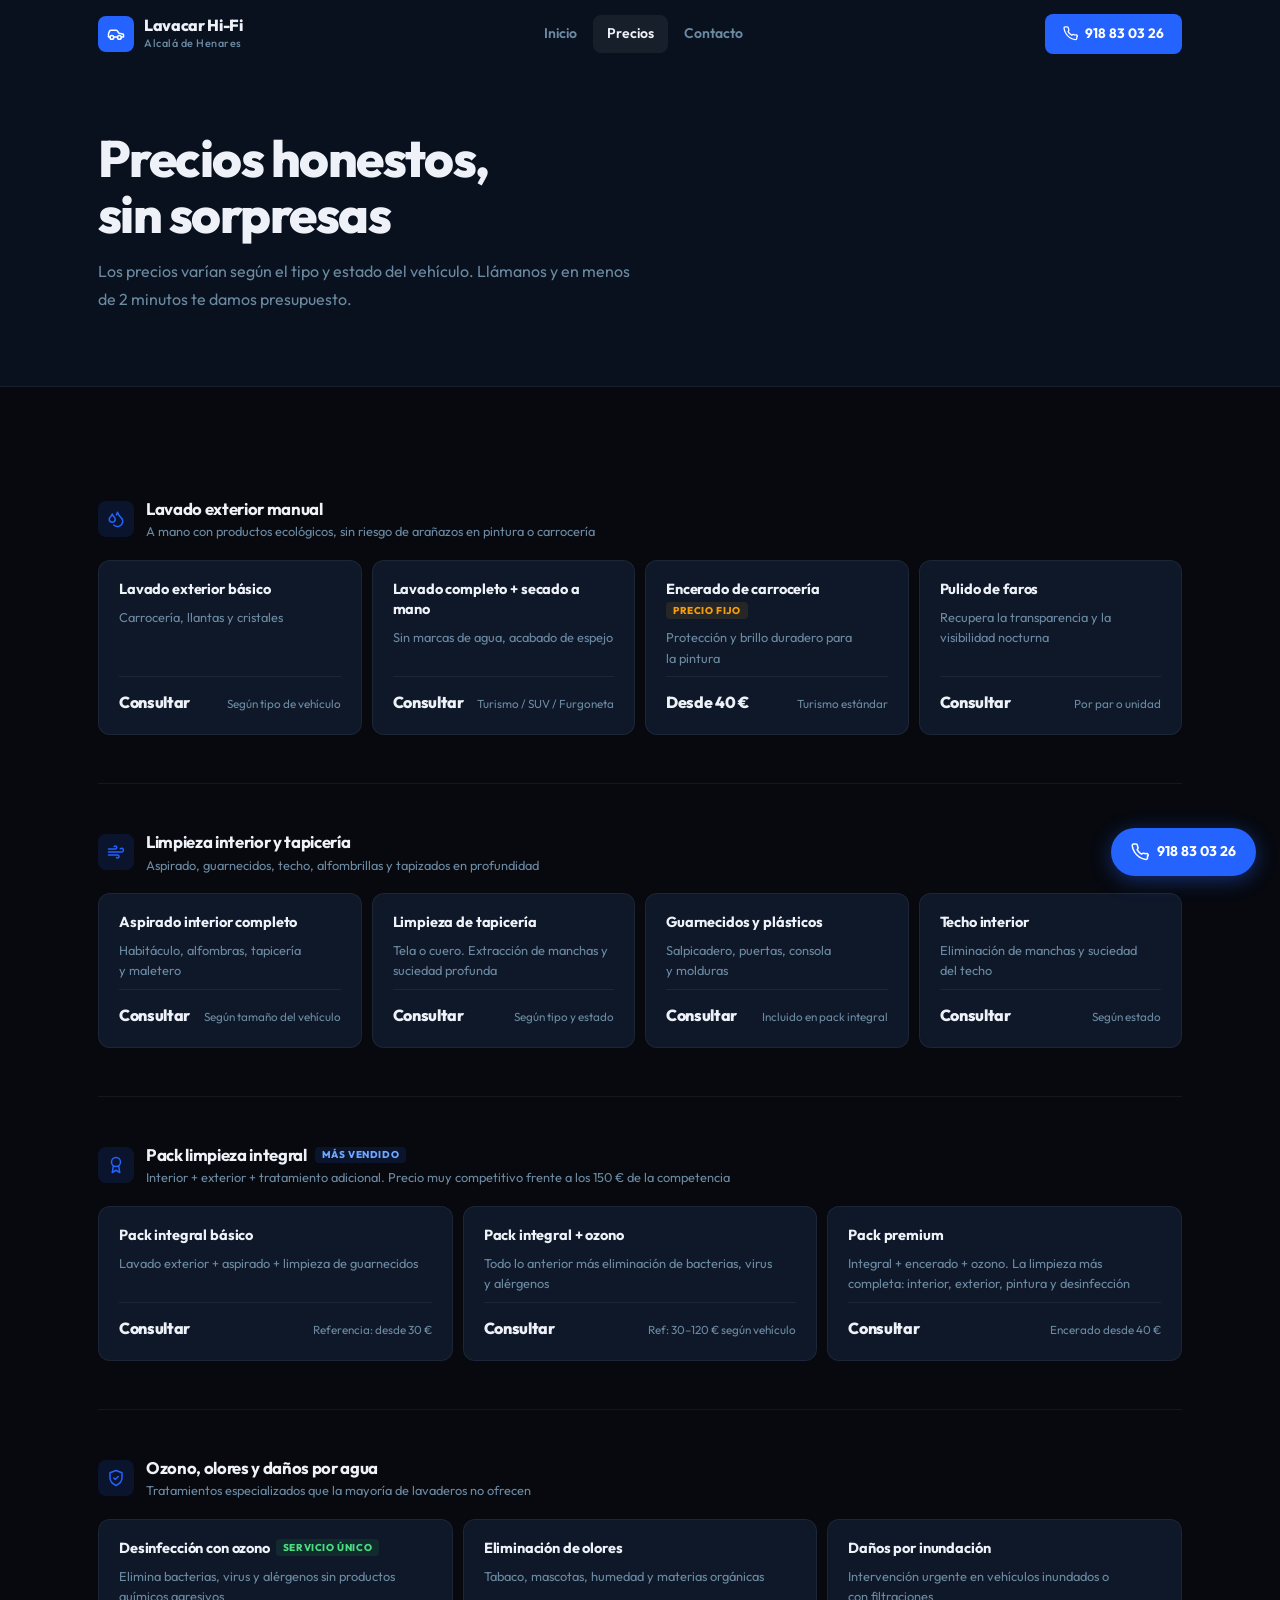
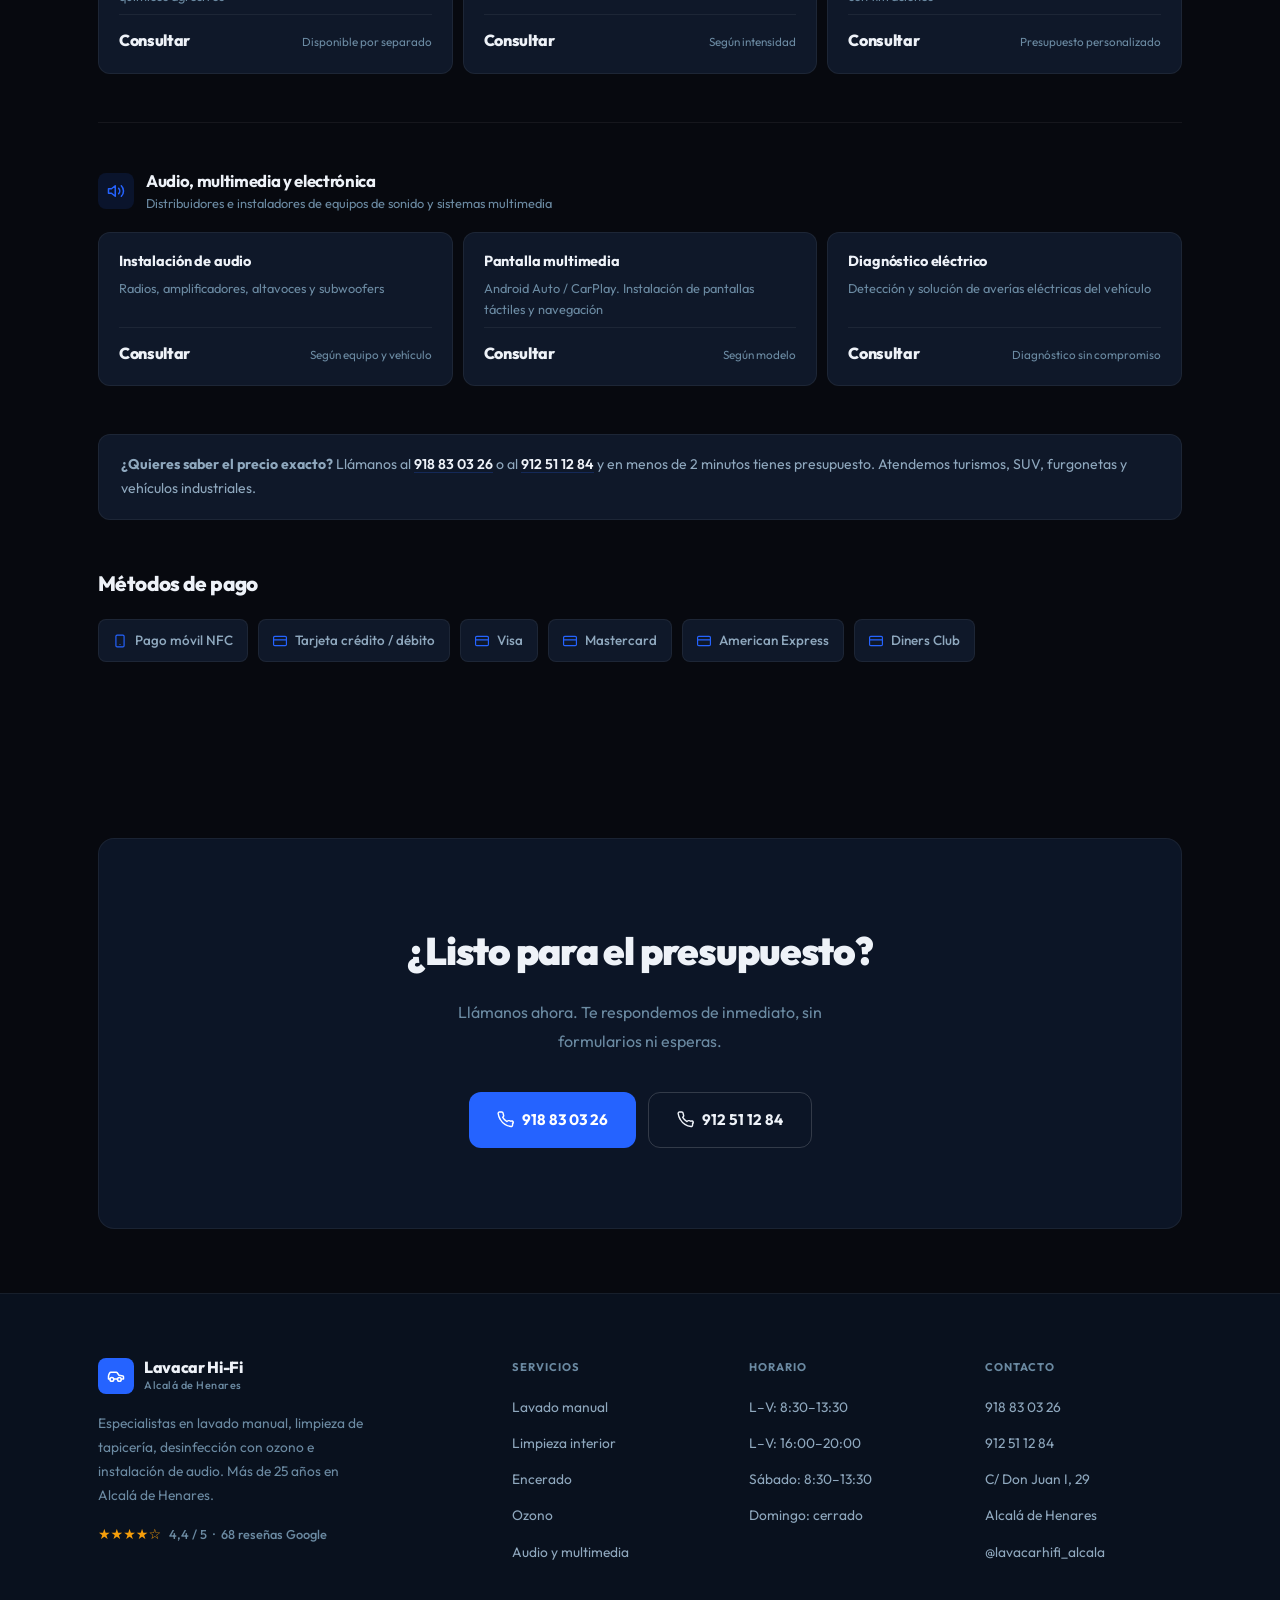
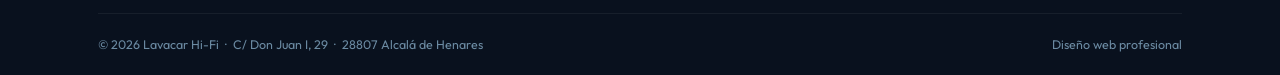
<file: precios.html>
﻿<!DOCTYPE html>
<html lang="es">
<head>
  <meta charset="UTF-8"/>
  <meta name="viewport" content="width=device-width, initial-scale=1.0"/>
  <meta name="description" content="Precios Lavacar Hi-Fi Alcalá de Henares. Encerado desde 40€. Lavado, ozono, tapicería, audio y diagnóstico eléctrico. Llama para presupuesto."/>
  <title>Precios | Lavacar Hi-Fi — Alcalá de Henares</title>
  <link rel="stylesheet" href="style.css"/>
</head>
<body>
<!-- SVG sprite icons -->
<svg xmlns="http://www.w3.org/2000/svg" style="display:none" aria-hidden="true">

  <symbol id="i-car" viewBox="0 0 24 24" fill="none" stroke="currentColor" stroke-width="2" stroke-linecap="round" stroke-linejoin="round">
    <path d="M14 16H9m10 0h3v-3.15a1 1 0 0 0-.84-.99L16 11l-2.7-3.6A1 1 0 0 0 12.5 7H5.24a2 2 0 0 0-1.8 1.1l-.8 1.63A6 6 0 0 0 2 12.42V16h2"/>
    <circle cx="6.5" cy="16.5" r="2.5"/>
    <circle cx="16.5" cy="16.5" r="2.5"/>
  </symbol>

  <symbol id="i-phone" viewBox="0 0 24 24" fill="none" stroke="currentColor" stroke-width="2" stroke-linecap="round" stroke-linejoin="round">
    <path d="M22 16.92v3a2 2 0 0 1-2.18 2 19.79 19.79 0 0 1-8.63-3.07A19.5 19.5 0 0 1 4.69 12 19.8 19.8 0 0 1 1.63 3.48 2 2 0 0 1 3.6 1.32h3a2 2 0 0 1 2 1.72c.127.96.361 1.903.7 2.81a2 2 0 0 1-.45 2.11L8.09 8.91a16 16 0 0 0 6 6l.76-.76a2 2 0 0 1 2.11-.45c.907.339 1.85.573 2.81.7A2 2 0 0 1 22 17.92z"/>
  </symbol>

  <symbol id="i-hand" viewBox="0 0 24 24" fill="none" stroke="currentColor" stroke-width="2" stroke-linecap="round" stroke-linejoin="round">
    <path d="M18 11V6a2 2 0 0 0-2-2 2 2 0 0 0-2 2"/>
    <path d="M14 10V4a2 2 0 0 0-2-2 2 2 0 0 0-2 2v2"/>
    <path d="M10 10.5V6a2 2 0 0 0-2-2 2 2 0 0 0-2 2v8"/>
    <path d="M18 8a2 2 0 1 1 4 0v6a8 8 0 0 1-8 8h-2c-2.8 0-4.5-.86-5.99-2.34l-3.6-3.6a2 2 0 0 1 2.83-2.82L7 15"/>
  </symbol>

  <symbol id="i-leaf" viewBox="0 0 24 24" fill="none" stroke="currentColor" stroke-width="2" stroke-linecap="round" stroke-linejoin="round">
    <path d="M11 20A7 7 0 0 1 9.8 6.1C15.5 5 17 4.48 19 2c1 2 2 4.18 2 8 0 5.5-4.78 10-10 10z"/>
    <path d="M2 21c0-3 1.85-5.36 5.08-6C9.5 14.52 12 13 13 12"/>
  </symbol>

  <symbol id="i-shield-check" viewBox="0 0 24 24" fill="none" stroke="currentColor" stroke-width="2" stroke-linecap="round" stroke-linejoin="round">
    <path d="M12 22s8-4 8-10V5l-8-3-8 3v7c0 6 8 10 8 10z"/>
    <path d="m9 12 2 2 4-4"/>
  </symbol>

  <symbol id="i-volume-2" viewBox="0 0 24 24" fill="none" stroke="currentColor" stroke-width="2" stroke-linecap="round" stroke-linejoin="round">
    <polygon points="11 5 6 9 2 9 2 15 6 15 11 19 11 5"/>
    <path d="M15.54 8.46a5 5 0 0 1 0 7.07"/>
    <path d="M19.07 4.93a10 10 0 0 1 0 14.14"/>
  </symbol>

  <symbol id="i-credit-card" viewBox="0 0 24 24" fill="none" stroke="currentColor" stroke-width="2" stroke-linecap="round" stroke-linejoin="round">
    <rect x="1" y="4" width="22" height="16" rx="2" ry="2"/>
    <line x1="1" y1="10" x2="23" y2="10"/>
  </symbol>

  <symbol id="i-droplets" viewBox="0 0 24 24" fill="none" stroke="currentColor" stroke-width="2" stroke-linecap="round" stroke-linejoin="round">
    <path d="M7 16.3c2.2 0 4-1.83 4-4.05 0-1.16-.57-2.26-1.71-3.19S7.29 6.75 7 5.3c-.29 1.45-1.14 2.84-2.29 3.76S3 11.1 3 12.25c0 2.22 1.8 4.05 4 4.05z"/>
    <path d="M12.56 6.6A10.97 10.97 0 0 0 14 3.02c.5 2.5 2 4.9 4 6.5s3 3.5 3 5.5a6.98 6.98 0 0 1-11.91 4.97"/>
  </symbol>

  <symbol id="i-wind" viewBox="0 0 24 24" fill="none" stroke="currentColor" stroke-width="2" stroke-linecap="round" stroke-linejoin="round">
    <path d="M17.7 7.7a2.5 2.5 0 1 1 1.8 4.3H2"/>
    <path d="M9.6 4.6A2 2 0 1 1 11 8H2"/>
    <path d="M12.6 19.4A2 2 0 1 0 14 16H2"/>
  </symbol>

  <symbol id="i-sparkles" viewBox="0 0 24 24" fill="none" stroke="currentColor" stroke-width="2" stroke-linecap="round" stroke-linejoin="round">
    <path d="m12 3-1.912 5.813a2 2 0 0 1-1.275 1.275L3 12l5.813 1.912a2 2 0 0 1 1.275 1.275L12 21l1.912-5.813a2 2 0 0 1 1.275-1.275L21 12l-5.813-1.912a2 2 0 0 1-1.275-1.275L12 3Z"/>
    <path d="M5 3v4"/>
    <path d="M19 17v4"/>
    <path d="M3 5h4"/>
    <path d="M17 19h4"/>
  </symbol>

  <symbol id="i-air-vent" viewBox="0 0 24 24" fill="none" stroke="currentColor" stroke-width="2" stroke-linecap="round" stroke-linejoin="round">
    <path d="M6 12H4a2 2 0 0 1-2-2V5a2 2 0 0 1 2-2h16a2 2 0 0 1 2 2v5a2 2 0 0 1-2 2h-2"/>
    <path d="M6 8h12"/>
    <path d="M18.3 17.7a2.5 2.5 0 0 1-3.16 3.83 2.53 2.53 0 0 1-1.14-2V12"/>
    <path d="M6.6 15.6A2 2 0 1 0 10 17v-5"/>
  </symbol>

  <symbol id="i-waves" viewBox="0 0 24 24" fill="none" stroke="currentColor" stroke-width="2" stroke-linecap="round" stroke-linejoin="round">
    <path d="M2 6c.6.5 1.2 1 2.5 1C7 7 7 5 9.5 5c2.6 0 2.4 2 5 2 2.5 0 2.5-2 5-2 1.3 0 1.9.5 2.5 1"/>
    <path d="M2 12c.6.5 1.2 1 2.5 1 2.5 0 2.5-2 5-2 2.6 0 2.4 2 5 2 2.5 0 2.5-2 5-2 1.3 0 1.9.5 2.5 1"/>
    <path d="M2 18c.6.5 1.2 1 2.5 1 2.5 0 2.5-2 5-2 2.6 0 2.4 2 5 2 2.5 0 2.5-2 5-2 1.3 0 1.9.5 2.5 1"/>
  </symbol>

  <symbol id="i-zap" viewBox="0 0 24 24" fill="none" stroke="currentColor" stroke-width="2" stroke-linecap="round" stroke-linejoin="round">
    <polygon points="13 2 3 14 12 14 11 22 21 10 12 10 13 2"/>
  </symbol>

  <symbol id="i-instagram" viewBox="0 0 24 24" fill="none" stroke="currentColor" stroke-width="2" stroke-linecap="round" stroke-linejoin="round">
    <rect x="2" y="2" width="20" height="20" rx="5" ry="5"/>
    <path d="M16 11.37A4 4 0 1 1 12.63 8 4 4 0 0 1 16 11.37z"/>
    <line x1="17.5" y1="6.5" x2="17.51" y2="6.5"/>
  </symbol>

  <symbol id="i-arrow-right" viewBox="0 0 24 24" fill="none" stroke="currentColor" stroke-width="2" stroke-linecap="round" stroke-linejoin="round">
    <line x1="5" y1="12" x2="19" y2="12"/>
    <polyline points="12 5 19 12 12 19"/>
  </symbol>

  <symbol id="i-award" viewBox="0 0 24 24" fill="none" stroke="currentColor" stroke-width="2" stroke-linecap="round" stroke-linejoin="round">
    <circle cx="12" cy="8" r="6"/>
    <path d="M15.477 12.89 17 22l-5-3-5 3 1.523-9.11"/>
  </symbol>

  <symbol id="i-smartphone" viewBox="0 0 24 24" fill="none" stroke="currentColor" stroke-width="2" stroke-linecap="round" stroke-linejoin="round">
    <rect x="5" y="2" width="14" height="20" rx="2" ry="2"/>
    <line x1="12" y1="18" x2="12.01" y2="18"/>
  </symbol>

  <symbol id="i-map-pin" viewBox="0 0 24 24" fill="none" stroke="currentColor" stroke-width="2" stroke-linecap="round" stroke-linejoin="round">
    <path d="M20 10c0 6-8 12-8 12s-8-6-8-12a8 8 0 0 1 16 0Z"/>
    <circle cx="12" cy="10" r="3"/>
  </symbol>

  <symbol id="i-star" viewBox="0 0 24 24" fill="none" stroke="currentColor" stroke-width="2" stroke-linecap="round" stroke-linejoin="round">
    <polygon points="12 2 15.09 8.26 22 9.27 17 14.14 18.18 21.02 12 17.77 5.82 21.02 7 14.14 2 9.27 8.91 8.26 12 2"/>
  </symbol>

  <symbol id="i-external-link" viewBox="0 0 24 24" fill="none" stroke="currentColor" stroke-width="2" stroke-linecap="round" stroke-linejoin="round">
    <path d="M18 13v6a2 2 0 0 1-2 2H5a2 2 0 0 1-2-2V8a2 2 0 0 1 2-2h6"/>
    <polyline points="15 3 21 3 21 9"/>
    <line x1="10" y1="14" x2="21" y2="3"/>
  </symbol>

  <symbol id="i-info" viewBox="0 0 24 24" fill="none" stroke="currentColor" stroke-width="2" stroke-linecap="round" stroke-linejoin="round">
    <circle cx="12" cy="12" r="10"/>
    <line x1="12" y1="16" x2="12" y2="12"/>
    <line x1="12" y1="8" x2="12.01" y2="8"/>
  </symbol>

  <symbol id="i-navigation" viewBox="0 0 24 24" fill="none" stroke="currentColor" stroke-width="2" stroke-linecap="round" stroke-linejoin="round">
    <polygon points="3 11 22 2 13 21 11 13 3 11"/>
  </symbol>

</svg>


<a href="tel:918830326" class="float-btn" aria-label="Llamar ahora">
  <svg class="icon" width="18" height="18"><use href="#i-phone"></use></svg>
  <span class="float-btn-text">918 83 03 26</span>
</a>

<header id="header">
  <div class="container">
    <div class="header-inner">
      <a href="index.html" class="logo">
        <div class="logo-mark"><svg class="icon" width="18" height="18"><use href="#i-car"></use></svg></div>
        <div>
          <div class="logo-name">Lavacar Hi-Fi</div>
          <div class="logo-sub">Alcalá de Henares</div>
        </div>
      </a>
      <nav class="nav-links">
        <a href="index.html">Inicio</a>
        <a href="precios.html" class="active">Precios</a>
        <a href="contacto.html">Contacto</a>
      </nav>
      <div class="nav-cta">
        <a href="tel:918830326" class="btn-nav-call">
          <svg class="icon" width="15" height="15"><use href="#i-phone"></use></svg>
          918 83 03 26
        </a>
        <button class="hamburger" aria-label="Abrir menú">
          <span></span><span></span><span></span>
        </button>
      </div>
    </div>
  </div>
</header>

<nav class="mobile-nav" aria-hidden="true">
  <a href="index.html">Inicio</a>
  <a href="precios.html">Precios</a>
  <a href="contacto.html">Contacto</a>
  <a href="tel:918830326" class="mobile-nav-call">918 83 03 26</a>
</nav>

<!-- PAGE HERO -->
<div class="page-hero-inner">
  <div class="container">
    <div class="reveal">
      <h1 class="sec-title" style="font-size:clamp(2.2rem,4vw,3.2rem);">Precios honestos,<br/>sin sorpresas</h1>
      <p class="sec-sub" style="margin-top:14px;">Los precios varían según el tipo y estado del vehículo. Llámanos y en menos de 2 minutos te damos presupuesto.</p>
    </div>
  </div>
</div>

<section class="section">
  <div class="container">

    <!-- LAVADO EXTERIOR -->
    <div class="psec reveal">
      <div class="psec-head">
        <div class="psec-icon"><svg class="icon" width="18" height="18"><use href="#i-droplets"></use></svg></div>
        <div>
          <div class="psec-name">Lavado exterior manual</div>
          <p class="psec-desc">A mano con productos ecológicos, sin riesgo de arañazos en pintura o carrocería</p>
        </div>
      </div>
      <div class="psec-grid">
        <div class="pcard">
          <div class="pcard-name">Lavado exterior básico</div>
          <p class="pcard-desc">Carrocería, llantas y cristales</p>
          <div class="pcard-foot">
            <span class="pcard-val">Consultar</span>
            <span class="pcard-note">Según tipo de vehículo</span>
          </div>
        </div>
        <div class="pcard">
          <div class="pcard-name">Lavado completo + secado a mano</div>
          <p class="pcard-desc">Sin marcas de agua, acabado de espejo</p>
          <div class="pcard-foot">
            <span class="pcard-val">Consultar</span>
            <span class="pcard-note">Turismo / SUV / Furgoneta</span>
          </div>
        </div>
        <div class="pcard">
          <div class="pcard-name">Encerado de carrocería <span class="badge badge-gold">Precio fijo</span></div>
          <p class="pcard-desc">Protección y brillo duradero para la pintura</p>
          <div class="pcard-foot">
            <span class="pcard-val">Desde 40 €</span>
            <span class="pcard-note">Turismo estándar</span>
          </div>
        </div>
        <div class="pcard">
          <div class="pcard-name">Pulido de faros</div>
          <p class="pcard-desc">Recupera la transparencia y la visibilidad nocturna</p>
          <div class="pcard-foot">
            <span class="pcard-val">Consultar</span>
            <span class="pcard-note">Por par o unidad</span>
          </div>
        </div>
      </div>
    </div>

    <!-- LIMPIEZA INTERIOR -->
    <div class="psec reveal">
      <div class="psec-head">
        <div class="psec-icon"><svg class="icon" width="18" height="18"><use href="#i-wind"></use></svg></div>
        <div>
          <div class="psec-name">Limpieza interior y tapicería</div>
          <p class="psec-desc">Aspirado, guarnecidos, techo, alfombrillas y tapizados en profundidad</p>
        </div>
      </div>
      <div class="psec-grid">
        <div class="pcard">
          <div class="pcard-name">Aspirado interior completo</div>
          <p class="pcard-desc">Habitáculo, alfombras, tapicería y maletero</p>
          <div class="pcard-foot">
            <span class="pcard-val">Consultar</span>
            <span class="pcard-note">Según tamaño del vehículo</span>
          </div>
        </div>
        <div class="pcard">
          <div class="pcard-name">Limpieza de tapicería</div>
          <p class="pcard-desc">Tela o cuero. Extracción de manchas y suciedad profunda</p>
          <div class="pcard-foot">
            <span class="pcard-val">Consultar</span>
            <span class="pcard-note">Según tipo y estado</span>
          </div>
        </div>
        <div class="pcard">
          <div class="pcard-name">Guarnecidos y plásticos</div>
          <p class="pcard-desc">Salpicadero, puertas, consola y molduras</p>
          <div class="pcard-foot">
            <span class="pcard-val">Consultar</span>
            <span class="pcard-note">Incluido en pack integral</span>
          </div>
        </div>
        <div class="pcard">
          <div class="pcard-name">Techo interior</div>
          <p class="pcard-desc">Eliminación de manchas y suciedad del techo</p>
          <div class="pcard-foot">
            <span class="pcard-val">Consultar</span>
            <span class="pcard-note">Según estado</span>
          </div>
        </div>
      </div>
    </div>

    <!-- PACK INTEGRAL -->
    <div class="psec reveal">
      <div class="psec-head">
        <div class="psec-icon"><svg class="icon" width="18" height="18"><use href="#i-award"></use></svg></div>
        <div>
          <div class="psec-name">Pack limpieza integral <span class="badge badge-blue">Más vendido</span></div>
          <p class="psec-desc">Interior + exterior + tratamiento adicional. Precio muy competitivo frente a los 150 € de la competencia</p>
        </div>
      </div>
      <div class="psec-grid">
        <div class="pcard">
          <div class="pcard-name">Pack integral básico</div>
          <p class="pcard-desc">Lavado exterior + aspirado + limpieza de guarnecidos</p>
          <div class="pcard-foot">
            <span class="pcard-val">Consultar</span>
            <span class="pcard-note">Referencia: desde 30 €</span>
          </div>
        </div>
        <div class="pcard">
          <div class="pcard-name">Pack integral + ozono</div>
          <p class="pcard-desc">Todo lo anterior más eliminación de bacterias, virus y alérgenos</p>
          <div class="pcard-foot">
            <span class="pcard-val">Consultar</span>
            <span class="pcard-note">Ref: 30–120 € según vehículo</span>
          </div>
        </div>
        <div class="pcard">
          <div class="pcard-name">Pack premium</div>
          <p class="pcard-desc">Integral + encerado + ozono. La limpieza más completa: interior, exterior, pintura y desinfección</p>
          <div class="pcard-foot">
            <span class="pcard-val">Consultar</span>
            <span class="pcard-note">Encerado desde 40 €</span>
          </div>
        </div>
      </div>
    </div>

    <!-- OZONO Y OLORES -->
    <div class="psec reveal">
      <div class="psec-head">
        <div class="psec-icon"><svg class="icon" width="18" height="18"><use href="#i-shield-check"></use></svg></div>
        <div>
          <div class="psec-name">Ozono, olores y daños por agua</div>
          <p class="psec-desc">Tratamientos especializados que la mayoría de lavaderos no ofrecen</p>
        </div>
      </div>
      <div class="psec-grid">
        <div class="pcard">
          <div class="pcard-name">Desinfección con ozono <span class="badge badge-green">Servicio único</span></div>
          <p class="pcard-desc">Elimina bacterias, virus y alérgenos sin productos químicos agresivos</p>
          <div class="pcard-foot">
            <span class="pcard-val">Consultar</span>
            <span class="pcard-note">Disponible por separado</span>
          </div>
        </div>
        <div class="pcard">
          <div class="pcard-name">Eliminación de olores</div>
          <p class="pcard-desc">Tabaco, mascotas, humedad y materias orgánicas</p>
          <div class="pcard-foot">
            <span class="pcard-val">Consultar</span>
            <span class="pcard-note">Según intensidad</span>
          </div>
        </div>
        <div class="pcard">
          <div class="pcard-name">Daños por inundación</div>
          <p class="pcard-desc">Intervención urgente en vehículos inundados o con filtraciones</p>
          <div class="pcard-foot">
            <span class="pcard-val">Consultar</span>
            <span class="pcard-note">Presupuesto personalizado</span>
          </div>
        </div>
      </div>
    </div>

    <!-- AUDIO -->
    <div class="psec reveal">
      <div class="psec-head">
        <div class="psec-icon"><svg class="icon" width="18" height="18"><use href="#i-volume-2"></use></svg></div>
        <div>
          <div class="psec-name">Audio, multimedia y electrónica</div>
          <p class="psec-desc">Distribuidores e instaladores de equipos de sonido y sistemas multimedia</p>
        </div>
      </div>
      <div class="psec-grid">
        <div class="pcard">
          <div class="pcard-name">Instalación de audio</div>
          <p class="pcard-desc">Radios, amplificadores, altavoces y subwoofers</p>
          <div class="pcard-foot">
            <span class="pcard-val">Consultar</span>
            <span class="pcard-note">Según equipo y vehículo</span>
          </div>
        </div>
        <div class="pcard">
          <div class="pcard-name">Pantalla multimedia</div>
          <p class="pcard-desc">Android Auto / CarPlay. Instalación de pantallas táctiles y navegación</p>
          <div class="pcard-foot">
            <span class="pcard-val">Consultar</span>
            <span class="pcard-note">Según modelo</span>
          </div>
        </div>
        <div class="pcard">
          <div class="pcard-name">Diagnóstico eléctrico</div>
          <p class="pcard-desc">Detección y solución de averías eléctricas del vehículo</p>
          <div class="pcard-foot">
            <span class="pcard-val">Consultar</span>
            <span class="pcard-note">Diagnóstico sin compromiso</span>
          </div>
        </div>
      </div>
    </div>

    <div class="price-note reveal">
      <strong>¿Quieres saber el precio exacto?</strong> Llámanos al <a href="tel:918830326">918 83 03 26</a> o al <a href="tel:912511284">912 51 12 84</a> y en menos de 2 minutos tienes presupuesto. Atendemos turismos, SUV, furgonetas y vehículos industriales.
    </div>

    <!-- PAGOS -->
    <div style="margin-top:52px" class="reveal">
      <h2 class="sec-title" style="margin-bottom:20px; font-size:1.3rem;">Métodos de pago</h2>
      <div class="pay-chips">
        <div class="pay-chip"><svg class="icon" width="14" height="14"><use href="#i-smartphone"></use></svg> Pago móvil NFC</div>
        <div class="pay-chip"><svg class="icon" width="14" height="14"><use href="#i-credit-card"></use></svg> Tarjeta crédito / débito</div>
        <div class="pay-chip"><svg class="icon" width="14" height="14"><use href="#i-credit-card"></use></svg> Visa</div>
        <div class="pay-chip"><svg class="icon" width="14" height="14"><use href="#i-credit-card"></use></svg> Mastercard</div>
        <div class="pay-chip"><svg class="icon" width="14" height="14"><use href="#i-credit-card"></use></svg> American Express</div>
        <div class="pay-chip"><svg class="icon" width="14" height="14"><use href="#i-credit-card"></use></svg> Diners Club</div>
      </div>
    </div>
  </div>
</section>

<section class="section-sm">
  <div class="container">
    <div class="cta-sec reveal">
      <h2>¿Listo para el presupuesto?</h2>
      <p>Llámanos ahora. Te respondemos de inmediato, sin formularios ni esperas.</p>
      <div class="cta-btns">
        <a href="tel:918830326" class="btn btn-primary">
          <svg class="icon" width="17" height="17"><use href="#i-phone"></use></svg>
          918 83 03 26
        </a>
        <a href="tel:912511284" class="btn btn-outline">
          <svg class="icon" width="17" height="17"><use href="#i-phone"></use></svg>
          912 51 12 84
        </a>
      </div>
    </div>
  </div>
</section>

<footer class="site-footer">
  <div class="container">
    <div class="footer-grid">
      <div class="footer-brand">
        <a href="index.html" class="logo">
          <div class="logo-mark"><svg class="icon" width="18" height="18"><use href="#i-car"></use></svg></div>
          <div><div class="logo-name">Lavacar Hi-Fi</div><div class="logo-sub">Alcalá de Henares</div></div>
        </a>
        <p>Especialistas en lavado manual, limpieza de tapicería, desinfección con ozono e instalación de audio. Más de 25 años en Alcalá de Henares.</p>
        <div class="footer-rating"><span class="footer-stars">★★★★☆</span><span>4,4 / 5 &nbsp;·&nbsp; 68 reseñas Google</span></div>
      </div>
      <div class="footer-col">
        <h4>Servicios</h4>
        <ul>
          <li><a href="precios.html">Lavado manual</a></li>
          <li><a href="precios.html">Limpieza interior</a></li>
          <li><a href="precios.html">Encerado</a></li>
          <li><a href="precios.html">Ozono</a></li>
          <li><a href="precios.html">Audio y multimedia</a></li>
        </ul>
      </div>
      <div class="footer-col">
        <h4>Horario</h4>
        <ul>
          <li><a href="contacto.html">L–V: 8:30–13:30</a></li>
          <li><a href="contacto.html">L–V: 16:00–20:00</a></li>
          <li><a href="contacto.html">Sábado: 8:30–13:30</a></li>
          <li><a href="contacto.html">Domingo: cerrado</a></li>
        </ul>
      </div>
      <div class="footer-col">
        <h4>Contacto</h4>
        <ul>
          <li><a href="tel:918830326">918 83 03 26</a></li>
          <li><a href="tel:912511284">912 51 12 84</a></li>
          <li><a href="contacto.html">C/ Don Juan I, 29</a></li>
          <li><a href="contacto.html">Alcalá de Henares</a></li>
          <li><a href="https://instagram.com/lavacarhifi_alcala" target="_blank" rel="noopener">@lavacarhifi_alcala</a></li>
        </ul>
      </div>
    </div>
    <div class="footer-bottom">
      <p>© 2026 Lavacar Hi-Fi &nbsp;·&nbsp; C/ Don Juan I, 29 &nbsp;·&nbsp; 28807 Alcalá de Henares</p>
      <p>Diseño web profesional</p>
    </div>
  </div>
</footer>


<script src="script.js"></script>
</body>
</html>
</file>
<file: style.css>
/* ═══════════════════════════════════════════════
   LAVACAR HI-FI — CSS v5.0
   Rediseño aplicando impeccable + taste-skill + Emil Kowalski
   ═══════════════════════════════════════════════ */

@import url('https://fonts.googleapis.com/css2?family=Outfit:wght@400;500;600;700;800;900&display=swap');

/* ── Variables ── */
:root {
  /* Fondo: dark navy, no negro puro */
  --bg:      #07090f;
  --bg2:     #09111e;
  --bg3:     #0c1526;
  --card:    #0f1829;
  --card2:   #131f33;

  /* Acento: azul cobalto profundo — menos genérico que el azul SaaS */
  --blue:    #2563ff;
  --blue2:   #1a4fd8;
  --blue-lo: rgba(37, 99, 255, 0.12);
  --blue-md: rgba(37, 99, 255, 0.22);

  /* Colores de apoyo */
  --gold:   #f59e0b;
  --green:  #22c55e;
  --red:    #ef4444;
  --white:  #eef2f8;
  --text:   #8fa8be;
  --muted:  #6b8aa2;   /* 5.6:1 en --card — cumple WCAG AA */

  /* Bordes */
  --border:  rgba(255, 255, 255, 0.06);
  --border2: rgba(37, 99, 255, 0.28);

  /* Radio — impeccable: max 16px en cards */
  --r:  8px;
  --r2: 12px;
  --r3: 16px;

  /* Curva de movimiento: ease-out-expo */
  --ease: cubic-bezier(0.16, 1, 0.3, 1);
}

/* ── Reset ── */
*, *::before, *::after { margin: 0; padding: 0; box-sizing: border-box; }
html { scroll-behavior: smooth; font-size: 16px; }
body {
  font-family: 'Outfit', system-ui, sans-serif;
  background: var(--bg);
  color: var(--text);
  line-height: 1.7;
  -webkit-font-smoothing: antialiased;
  overflow-x: hidden;
}
img { display: block; max-width: 100%; }
a   { text-decoration: none; color: inherit; }
ul  { list-style: none; }

/* ── Iconos SVG ── */
.icon {
  display: inline-flex;
  align-items: center;
  justify-content: center;
  flex-shrink: 0;
}
svg.icon {
  display: inline-block;
  vertical-align: middle;
  flex-shrink: 0;
}

/* ── Utilidades ── */
.container { max-width: 1140px; margin: 0 auto; padding: 0 28px; }
.section    { padding: 112px 0; }
.section-sm { padding: 64px 0; }
/* Ritmo vertical: secciones tras divisor respiran algo menos */
.divider + .section { padding-top: 88px; }

/* ════════════════════════════════════════
   HEADER
════════════════════════════════════════ */
#header {
  position: fixed;
  top: 0; left: 0; right: 0;
  z-index: 900;
  transition: background 0.4s var(--ease), box-shadow 0.4s var(--ease);
}
#header.scrolled {
  background: rgba(7, 9, 15, 0.95);
  backdrop-filter: blur(18px);
  -webkit-backdrop-filter: blur(18px);
  box-shadow: 0 1px 0 var(--border);
}
.header-inner {
  display: flex;
  align-items: center;
  justify-content: space-between;
  height: 68px;
  gap: 16px;
}

/* Logo */
.logo {
  display: flex;
  align-items: center;
  gap: 10px;
  flex-shrink: 0;
}
.logo-mark {
  width: 36px; height: 36px;
  background: var(--blue);
  border-radius: var(--r);
  display: flex; align-items: center; justify-content: center;
  color: #fff;
  flex-shrink: 0;
}
.logo-name {
  font-family: 'Outfit', sans-serif;
  font-weight: 800;
  font-size: 1rem;
  color: var(--white);
  line-height: 1.15;
  letter-spacing: -0.02em;
}
.logo-sub {
  font-size: 0.68rem; /* 10.9px → sube a ~10.9px, mínimo razonable */
  color: var(--muted);
  letter-spacing: 0.5px;
  font-weight: 500;
}

/* Nav */
.nav-links {
  display: flex;
  gap: 2px;
  align-items: center;
}
.nav-links a {
  font-size: 0.875rem;
  font-weight: 600;
  color: var(--muted);
  padding: 7px 14px;
  border-radius: var(--r);
  transition: color 0.2s, background 0.2s;
}
.nav-links a:hover,
.nav-links a.active {
  color: var(--white);
  background: rgba(255, 255, 255, 0.06);
}

.nav-cta {
  display: flex;
  align-items: center;
  gap: 10px;
}

.btn-nav-call {
  display: inline-flex;
  align-items: center;
  gap: 7px;
  background: var(--blue);
  color: #fff;
  font-weight: 700;
  font-size: 0.85rem;
  padding: 8px 18px;
  border-radius: var(--r);
  transition: background 0.2s var(--ease), transform 0.2s var(--ease);
  white-space: nowrap;
}
.btn-nav-call:hover { background: var(--blue2); transform: translateY(-1px); }

/* Hamburger */
.hamburger {
  display: none;
  flex-direction: column;
  gap: 5px;
  cursor: pointer;
  padding: 6px;
  background: none;
  border: none;
}
.hamburger span {
  display: block;
  width: 22px; height: 2px;
  background: var(--white);
  border-radius: 2px;
  transition: all 0.3s var(--ease);
}
.hamburger.open span:nth-child(1) { transform: translateY(7px) rotate(45deg); }
.hamburger.open span:nth-child(2) { opacity: 0; transform: scaleX(0); }
.hamburger.open span:nth-child(3) { transform: translateY(-7px) rotate(-45deg); }

/* Mobile nav overlay */
.mobile-nav {
  position: fixed;
  top: 68px; left: 0; right: 0; bottom: 0;
  background: rgba(7, 9, 15, 0.98);
  backdrop-filter: blur(20px);
  -webkit-backdrop-filter: blur(20px);
  z-index: 800;
  display: flex;
  flex-direction: column;
  align-items: center;
  justify-content: center;
  gap: 6px;
  opacity: 0;
  pointer-events: none;
  transform: translateY(-8px);
  transition: opacity 0.28s var(--ease), transform 0.28s var(--ease);
}
.mobile-nav.open {
  opacity: 1;
  pointer-events: all;
  transform: translateY(0);
}
.mobile-nav a {
  font-family: 'Outfit', sans-serif;
  font-size: 1.8rem;
  font-weight: 800;
  color: var(--white);
  padding: 10px 28px;
  border-radius: var(--r2);
  transition: color 0.2s, background 0.2s;
  width: 100%;
  text-align: center;
  letter-spacing: -0.02em;
}
.mobile-nav a:hover { color: var(--blue); background: rgba(37, 99, 255, 0.06); }
.mobile-nav .mobile-nav-call {
  font-size: 1.1rem;
  color: #fff;
  background: var(--blue);
  border-radius: var(--r);
  margin-top: 20px;
  width: auto;
  padding: 14px 40px;
}
.mobile-nav .mobile-nav-call:hover { background: var(--blue2); color: var(--white); }

/* ════════════════════════════════════════
   BOTÓN FLOTANTE
════════════════════════════════════════ */
.float-btn {
  position: fixed;
  bottom: 24px; right: 24px;
  z-index: 700;
  display: flex;
  align-items: center;
  gap: 8px;
  background: var(--blue);
  color: #fff;
  font-weight: 700;
  font-size: 0.875rem;
  padding: 12px 20px;
  border-radius: 50px;
  box-shadow: 0 4px 20px rgba(37, 99, 255, 0.4);
  transition: transform 0.25s var(--ease), box-shadow 0.25s var(--ease);
  animation: slideUp 0.5s 0.8s var(--ease) both;
}
.float-btn:hover { transform: translateY(-3px); box-shadow: 0 8px 28px rgba(37, 99, 255, 0.5); }
@keyframes slideUp {
  from { opacity: 0; transform: translateY(16px); }
  to   { opacity: 1; transform: translateY(0); }
}
@media (prefers-reduced-motion: reduce) {
  .float-btn { animation: none; }
}

/* ════════════════════════════════════════
   BOTONES GENÉRICOS
════════════════════════════════════════ */
.btn {
  display: inline-flex;
  align-items: center;
  gap: 8px;
  font-family: 'Outfit', sans-serif;
  font-weight: 700;
  font-size: 0.95rem;
  padding: 14px 28px;
  border-radius: var(--r2);
  /* transition específico: evitar animaciones no deseadas en cambios futuros */
  transition:
    background    0.22s var(--ease),
    transform     0.22s var(--ease),
    box-shadow    0.22s var(--ease),
    border-color  0.22s var(--ease);
  cursor: pointer;
  border: none;
  white-space: nowrap;
}
.btn-primary {
  background: var(--blue);
  color: #fff; /* #fff sobre #2563ff = 4.57:1 ✓ */
}
.btn-primary:hover { background: var(--blue2); transform: translateY(-2px); }

.btn-outline {
  background: transparent;
  color: var(--white);
  border: 1.5px solid rgba(255, 255, 255, 0.16);
}
.btn-outline:hover { background: rgba(255, 255, 255, 0.05); border-color: rgba(255, 255, 255, 0.3); transform: translateY(-2px); }

.btn-sm { padding: 9px 20px; font-size: 0.875rem; border-radius: var(--r); }

/* ════════════════════════════════════════
   HERO
════════════════════════════════════════ */
.hero {
  position: relative;
  min-height: 100vh;
  display: flex;
  align-items: center;
  overflow: hidden;
}
.hero-bg {
  position: absolute;
  inset: 0;
  background-image: url('img/EXTERIORA6.png');
  background-size: cover;
  background-position: center 40%;
  filter: brightness(0.22) saturate(1.1);
  transform-origin: center;
  will-change: transform; /* aísla la capa GPU para la animación */
  animation: kenBurns 14s var(--ease) forwards;
}
@keyframes kenBurns {
  from { transform: scale(1.06); }
  to   { transform: scale(1); }
}
@media (prefers-reduced-motion: reduce) {
  .hero-bg { animation: none; transform: scale(1); }
}

.hero-overlay {
  position: absolute; inset: 0;
  background: linear-gradient(
    155deg,
    rgba(7, 9, 15, 0.88) 0%,
    rgba(7, 9, 15, 0.44) 60%,
    rgba(7, 9, 15, 0.84) 100%
  );
}
.hero-content {
  position: relative;
  z-index: 2;
  padding: 130px 0 90px;
  max-width: 680px;
}
.hero-location {
  font-size: 0.82rem;
  font-weight: 600;
  color: var(--muted);
  letter-spacing: 0.3px;
  margin-bottom: 28px;
  display: flex;
  align-items: center;
  gap: 8px;
}
.hero-location::before {
  content: '';
  display: block;
  width: 20px;
  height: 1.5px;
  background: var(--blue);
  flex-shrink: 0;
}
.pulse-dot {
  width: 6px; height: 6px;
  background: var(--green);
  border-radius: 50%;
  animation: pulse 2.4s ease infinite;
  flex-shrink: 0;
}
@keyframes pulse {
  0%, 100% { opacity: 1; transform: scale(1); }
  50%       { opacity: 0.4; transform: scale(1.6); }
}
@media (prefers-reduced-motion: reduce) {
  .pulse-dot { animation: none; }
}

.hero h1 {
  font-family: 'Outfit', sans-serif;
  font-size: clamp(2.8rem, 5.5vw, 4.8rem);
  font-weight: 900;
  color: var(--white);
  line-height: 1.04;
  letter-spacing: -0.035em;
  margin-bottom: 24px;
  text-wrap: balance;
}
.hero-desc {
  font-size: 1.08rem;
  color: var(--text);
  max-width: 540px;
  margin-bottom: 40px;
  line-height: 1.8;
  font-weight: 400;
  text-wrap: pretty;
}
.hero-buttons {
  display: flex;
  gap: 12px;
  flex-wrap: wrap;
  margin-bottom: 56px;
}
.hero-stats {
  display: flex;
  gap: 40px;
  flex-wrap: wrap;
  padding-top: 28px;
  border-top: 1px solid rgba(255, 255, 255, 0.08);
}
.hero-stat .num {
  font-family: 'Outfit', sans-serif;
  font-size: 2rem;
  font-weight: 900;
  color: var(--white);
  line-height: 1;
  letter-spacing: -0.03em;
}
.hero-stat .num span { color: var(--blue); }
.hero-stat .lbl {
  font-size: 0.75rem;
  color: var(--muted);
  font-weight: 500;
  margin-top: 4px;
  letter-spacing: 0.2px;
}

/* ════════════════════════════════════════
   TRUST BAR
════════════════════════════════════════ */
.trust-bar {
  background: var(--bg2);
  border-top: 1px solid var(--border);
  border-bottom: 1px solid var(--border);
  padding: 18px 0;
  overflow-x: auto;
  -webkit-overflow-scrolling: touch;
}
.trust-items {
  display: flex;
  align-items: center;
  gap: 28px;
  justify-content: center;
  min-width: max-content;
  padding: 0 24px;
}
.trust-item {
  display: flex;
  align-items: center;
  gap: 8px;
  font-size: 0.84rem;
  font-weight: 600;
  color: var(--text);
  white-space: nowrap;
}
.trust-item .icon { color: var(--blue); }
.trust-sep {
  width: 1px; height: 20px;
  background: var(--border);
  flex-shrink: 0;
}

/* ════════════════════════════════════════
   ENCABEZADOS DE SECCIÓN
════════════════════════════════════════ */
.sec-tag {
  display: inline-block;
  font-size: 0.72rem;
  font-weight: 700;
  letter-spacing: 1.2px;
  text-transform: uppercase;
  color: #6ea8fe; /* 8.2:1 en card — cumple WCAG AA para texto pequeño */
  margin-bottom: 14px;
}
.sec-title {
  font-family: 'Outfit', sans-serif;
  font-size: clamp(1.9rem, 2.8vw, 2.6rem);
  font-weight: 800;
  color: var(--white);
  line-height: 1.1;
  letter-spacing: -0.03em;
  margin-bottom: 14px;
  text-wrap: balance;
}
.sec-sub {
  font-size: 1rem;
  color: var(--muted);
  max-width: 540px;
  line-height: 1.8;
  font-weight: 400;
  text-wrap: pretty;
}
.sec-head { margin-bottom: 52px; }
.sec-head.center { text-align: center; }
.sec-head.center .sec-sub { margin: 0 auto; }

/* ════════════════════════════════════════
   SERVICIOS
════════════════════════════════════════ */
.services-grid {
  display: grid;
  grid-template-columns: repeat(3, 1fr);
  gap: 16px;
}

/* Card base */
.service-card {
  background: var(--card);
  border: 1px solid var(--border);
  border-radius: var(--r2);
  padding: 28px 24px;
  transition: border-color 0.25s var(--ease), transform 0.25s var(--ease);
}
.service-card:hover {
  border-color: var(--border2);
  transform: translateY(-4px);
}

/* Card destacada: primera de la lista */
.service-card.featured {
  grid-column: span 2;
  padding: 40px 36px;
  background: var(--bg3);
  display: flex;
  flex-direction: column;
  justify-content: flex-end;
  min-height: 220px;
}
.service-card.featured h3 {
  font-size: 1.35rem;
  letter-spacing: -0.025em;
}
.service-card.featured p {
  font-size: 0.92rem;
  color: var(--text);
}
.service-card.featured .sc-icon {
  width: 56px; height: 56px;
  margin-bottom: 28px;
}

/* Icono */
.sc-icon {
  width: 44px; height: 44px;
  color: var(--blue);
  display: flex; align-items: center; justify-content: center;
  margin-bottom: 18px;
}
.service-card h3 {
  font-family: 'Outfit', sans-serif;
  font-size: 1rem;
  font-weight: 700;
  color: var(--white);
  margin-bottom: 8px;
  line-height: 1.3;
  letter-spacing: -0.01em;
}
.service-card p { font-size: 0.86rem; color: var(--muted); line-height: 1.65; text-wrap: pretty; }

/* ════════════════════════════════════════
   GALERÍA
════════════════════════════════════════ */
.gallery-grid {
  display: grid;
  grid-template-columns: repeat(12, 1fr);
  grid-template-rows: 268px 224px 224px;
  gap: 10px;
}
.g-item { border-radius: var(--r2); overflow: hidden; position: relative; background: var(--card); }
.g-item:nth-child(1) { grid-column: 1/8;  grid-row: 1/2; }
.g-item:nth-child(2) { grid-column: 8/13; grid-row: 1/2; }
.g-item:nth-child(3) { grid-column: 1/5;  grid-row: 2/3; }
.g-item:nth-child(4) { grid-column: 5/9;  grid-row: 2/3; }
.g-item:nth-child(5) { grid-column: 9/13; grid-row: 2/3; }
.g-item:nth-child(6) { grid-column: 1/5;  grid-row: 3/4; }
.g-item:nth-child(7) { grid-column: 5/9;  grid-row: 3/4; }
.g-item:nth-child(8) { grid-column: 9/13; grid-row: 3/4; }
.g-item img {
  width: 100%; height: 100%;
  object-fit: cover;
  transition: filter 0.5s var(--ease);
  filter: brightness(0.8) saturate(1.05);
  /* Sin transform en el <img> — Emil: animar img directamente = tell de IA */
  /* El feedback de hover viene del overlay label que aparece */
}
.g-item:hover img { filter: brightness(0.9) saturate(1.12); }
.g-label {
  position: absolute; bottom: 0; left: 0; right: 0;
  background: linear-gradient(transparent, rgba(7, 9, 15, 0.82));
  color: rgba(255, 255, 255, 0.88);
  font-size: 0.82rem;
  font-weight: 600;
  padding: 28px 14px 12px;
  opacity: 0;
  transform: translateY(4px);
  transition: opacity 0.28s var(--ease), transform 0.28s var(--ease);
}
.g-item:hover .g-label { opacity: 1; transform: translateY(0); }

/* ════════════════════════════════════════
   RESEÑAS
════════════════════════════════════════ */
.rating-banner {
  display: flex;
  align-items: center;
  gap: 32px;
  background: var(--card);
  border: 1px solid var(--border);
  border-radius: var(--r2);
  padding: 28px 32px;
  margin-bottom: 32px;
  flex-wrap: wrap;
}
.rb-score {
  font-family: 'Outfit', sans-serif;
  font-size: 3.4rem;
  font-weight: 900;
  color: var(--white);
  line-height: 1;
  letter-spacing: -0.04em;
  flex-shrink: 0;
}
.rb-stars-wrap .rb-stars { color: var(--gold); font-size: 1.1rem; letter-spacing: 2px; }
.rb-stars-wrap .rb-label { font-size: 0.82rem; color: var(--muted); margin-top: 4px; font-weight: 500; }
.rb-sep { width: 1px; height: 44px; background: var(--border); flex-shrink: 0; }
.rb-detail { flex: 1; min-width: 150px; }
.rb-detail-stat {
  font-size: 0.86rem;
  color: var(--text);
  font-weight: 500;
  margin-bottom: 4px;
}
.rb-detail-stat span { color: var(--white); font-weight: 700; }
.rb-action { margin-left: auto; }

.reviews-grid {
  display: grid;
  grid-template-columns: repeat(2, 1fr);
  gap: 14px;
}
.review-card {
  background: var(--card);
  border: 1px solid var(--border);
  border-radius: var(--r2);
  padding: 28px;
  transition: border-color 0.22s var(--ease), transform 0.22s var(--ease);
}
.review-card:hover { border-color: rgba(245, 158, 11, 0.2); transform: translateY(-3px); }
.rc-top {
  display: flex; align-items: center;
  justify-content: space-between; margin-bottom: 16px;
}
.rc-stars { color: var(--gold); font-size: 0.88rem; letter-spacing: 2px; }
.rc-source {
  font-size: 0.65rem; font-weight: 700;
  color: var(--muted);
  border: 1px solid rgba(255, 255, 255, 0.14); /* más visible */
  border-radius: 4px; padding: 3px 8px;
  letter-spacing: 0.5px;
}
.rc-quote-mark {
  font-size: 2.8rem;
  line-height: 0.6;
  color: var(--blue);
  font-weight: 900;
  margin-bottom: 12px;
  display: block;
  opacity: 0.6;
}
.rc-text {
  font-size: 0.88rem; color: var(--text);
  line-height: 1.72; margin-bottom: 20px;
  font-style: italic;
  text-wrap: pretty;
}
.rc-author { display: flex; align-items: center; gap: 10px; }
.rc-avatar {
  width: 34px; height: 34px; border-radius: 50%;
  background: var(--blue);
  display: flex; align-items: center; justify-content: center;
  font-weight: 800; font-size: 0.82rem; color: white; flex-shrink: 0;
}
.rc-name  { font-weight: 700; font-size: 0.86rem; color: var(--white); }
.rc-date  { font-size: 0.72rem; color: var(--muted); }

/* ════════════════════════════════════════
   PRECIOS — sistema de tarjetas
   Auto-responsive con auto-fit, sin breakpoints
════════════════════════════════════════ */
.page-hero-inner {
  padding: 130px 0 72px;
  background: var(--bg2);
  border-bottom: 1px solid var(--border);
}

/* Sección de categoría */
.psec { }
.psec + .psec {
  margin-top: 48px;
  padding-top: 48px;
  border-top: 1px solid var(--border);
}

/* Cabecera de categoría */
.psec-head {
  display: flex;
  align-items: flex-start;
  gap: 12px;
  margin-bottom: 18px;
}
.psec-icon {
  width: 36px; height: 36px;
  background: var(--blue-lo);
  border-radius: var(--r);
  display: flex; align-items: center; justify-content: center;
  color: var(--blue);
  flex-shrink: 0;
  margin-top: 2px;
}
.psec-name {
  font-family: 'Outfit', sans-serif;
  font-size: 1.05rem; font-weight: 700;
  color: var(--white); letter-spacing: -0.02em;
  line-height: 1.2; margin-bottom: 3px;
  display: flex; flex-wrap: wrap; align-items: center; gap: 4px 8px;
}
.psec-name .badge { margin-left: 0; }
.psec-desc {
  font-size: 0.8rem; color: var(--muted);
  line-height: 1.55; text-wrap: pretty;
}

/* Grid de tarjetas: se adapta a cualquier ancho sin media queries */
.psec-grid {
  display: grid;
  grid-template-columns: repeat(auto-fit, minmax(240px, 1fr));
  gap: 10px;
}

/* Tarjeta individual */
.pcard {
  background: var(--card);
  border: 1px solid var(--border);
  border-radius: var(--r2);
  padding: 18px 20px;
  display: flex;
  flex-direction: column;
  gap: 8px;
  transition: border-color 0.22s var(--ease);
}
.pcard:hover { border-color: var(--border2); }

.pcard-name {
  font-size: 0.91rem; font-weight: 700;
  color: var(--white); letter-spacing: -0.01em;
  line-height: 1.35;
  display: flex; flex-wrap: wrap; align-items: center;
  gap: 3px 6px;
}
.pcard-name .badge { margin-left: 0; }

.pcard-desc {
  font-size: 0.8rem; color: var(--muted);
  line-height: 1.6; flex: 1;
  text-wrap: pretty;
}

/* Pie: precio siempre en la base de la tarjeta */
.pcard-foot {
  display: flex;
  align-items: baseline;
  justify-content: space-between;
  gap: 8px;
  padding-top: 12px;
  border-top: 1px solid var(--border);
  margin-top: auto;
  flex-wrap: wrap;
}
.pcard-val {
  font-family: 'Outfit', sans-serif;
  font-size: 1rem; font-weight: 800;
  color: var(--white); letter-spacing: -0.02em;
  white-space: nowrap;
}
.pcard-note {
  font-size: 0.73rem; color: var(--muted);
  text-align: right; line-height: 1.4;
}

/* Badges */
.badge {
  display: inline-block;
  font-size: 0.62rem; font-weight: 800;
  letter-spacing: 0.6px; text-transform: uppercase;
  border-radius: 4px; padding: 2px 7px;
}
.badge-gold  { background: rgba(245, 158, 11, 0.1); color: var(--gold); }
.badge-blue  { background: var(--blue-lo); color: #6ea8fe; }
.badge-green { background: rgba(34, 197, 94, 0.1); color: #4ade80; }

/* Nota inferior y métodos de pago */
.price-note {
  background: var(--card);
  border: 1px solid var(--border);
  border-radius: var(--r2);
  padding: 18px 22px;
  font-size: 0.88rem; color: var(--text);
  margin-top: 48px; line-height: 1.7;
  text-wrap: pretty;
}
.price-note a {
  color: var(--white); font-weight: 600;
  text-decoration: underline;
  text-decoration-color: var(--blue-md);
  text-underline-offset: 3px;
}

.pay-chips {
  display: flex; flex-wrap: wrap; gap: 10px; margin-top: 24px;
}
.pay-chip {
  display: flex; align-items: center; gap: 8px;
  background: var(--card);
  border: 1px solid var(--border);
  border-radius: var(--r); padding: 9px 14px;
  font-size: 0.84rem; font-weight: 500; color: var(--text);
  transition: border-color 0.2s;
}
.pay-chip .icon { color: var(--blue); }
.pay-chip:hover { border-color: var(--border2); }

/* ════════════════════════════════════════
   HORARIO
════════════════════════════════════════ */
.hours-layout {
  display: grid;
  grid-template-columns: 1.1fr 1fr;
  gap: 20px;
  align-items: start;
}
.hours-table {
  background: var(--card);
  border: 1px solid var(--border);
  border-radius: var(--r2);
  overflow: hidden;
}
.ht-row {
  display: flex; justify-content: space-between; align-items: center;
  padding: 15px 22px;
  border-bottom: 1px solid rgba(255, 255, 255, 0.035);
  gap: 12px; transition: background 0.15s;
}
.ht-row:last-child { border-bottom: none; }
.ht-row:hover { background: rgba(255, 255, 255, 0.018); }
.ht-row .day   { font-weight: 600; font-size: 0.9rem; color: var(--white); }
.ht-row .time  { font-size: 0.84rem; color: var(--muted); text-align: right; }
.ht-row.highlight { background: rgba(37, 99, 255, 0.05); }
.ht-row.highlight .day { color: var(--white); }
.closed { color: var(--red) !important; font-weight: 700; }

.hours-info { display: flex; flex-direction: column; gap: 12px; }
.hi-card {
  background: var(--card);
  border: 1px solid var(--border);
  border-radius: var(--r2);
  padding: 22px;
  transition: border-color 0.2s var(--ease), transform 0.2s var(--ease);
}
.hi-card:hover { border-color: var(--border2); transform: translateX(3px); }
.hi-card-icon { color: var(--blue); margin-bottom: 10px; }
.hi-card h4 {
  font-size: 0.68rem; font-weight: 700;
  text-transform: uppercase; letter-spacing: 0.8px;
  color: var(--muted); margin-bottom: 7px;
}
.hi-card .val { font-size: 0.9rem; font-weight: 600; color: var(--white); line-height: 1.6; }
.hi-card .val a { color: var(--white); }
.hi-card .val a:hover { color: var(--blue); }
.hi-card .val-note { font-size: 0.82rem; color: var(--muted); font-weight: 400; line-height: 1.65; margin-top: 4px; text-wrap: pretty; }

.open-status {
  display: inline-flex; align-items: center; gap: 8px;
  background: rgba(34, 197, 94, 0.08);
  border: 1px solid rgba(34, 197, 94, 0.2);
  border-radius: 30px; padding: 7px 14px;
  font-size: 0.79rem; font-weight: 700;
  color: var(--green); margin-bottom: 16px;
}

/* ════════════════════════════════════════
   CONTACTO
════════════════════════════════════════ */
.contact-layout {
  display: grid;
  grid-template-columns: 1fr 1.4fr;
  gap: 24px;
  align-items: start;
}
.contact-cards { display: flex; flex-direction: column; gap: 10px; }
.cc-card {
  background: var(--card);
  border: 1px solid var(--border);
  border-radius: var(--r2);
  padding: 18px 20px;
  display: flex; align-items: flex-start; gap: 12px;
  transition: border-color 0.2s var(--ease), transform 0.2s var(--ease);
}
.cc-card:hover { border-color: var(--border2); transform: translateX(4px); }
.cc-icon-wrap {
  width: 38px; height: 38px;
  background: var(--blue-lo);
  border-radius: var(--r);
  display: flex; align-items: center; justify-content: center;
  color: var(--blue); flex-shrink: 0;
}
.cc-lbl {
  font-size: 0.65rem; font-weight: 700;
  text-transform: uppercase; letter-spacing: 0.8px;
  color: var(--muted); margin-bottom: 4px;
}
.cc-val { font-size: 0.93rem; font-weight: 700; color: var(--white); line-height: 1.45; letter-spacing: -0.01em; }
.cc-val a { color: var(--white); }
.cc-val a:hover { color: var(--blue); }
.cc-note { font-size: 0.75rem; color: var(--muted); margin-top: 2px; }

.map-box {
  border-radius: var(--r2);
  overflow: hidden;
  border: 1px solid var(--border);
}
.map-box iframe {
  width: 100%; height: 370px;
  border: none; display: block;
  filter: grayscale(20%) brightness(0.82) contrast(1.05) hue-rotate(183deg) invert(90%);
}
.map-foot {
  background: var(--card2);
  padding: 14px 18px;
  display: flex; justify-content: space-between;
  align-items: center; gap: 12px; flex-wrap: wrap;
}
.map-foot p { font-size: 0.82rem; color: var(--muted); }
.map-foot a { font-size: 0.82rem; font-weight: 700; color: var(--blue); }

/* ════════════════════════════════════════
   CTA SECTION
════════════════════════════════════════ */
.cta-sec {
  background: var(--bg3);
  border: 1px solid var(--border);
  border-radius: var(--r3);
  padding: 80px 48px;
  text-align: center;
}
.cta-sec h2 {
  font-family: 'Outfit', sans-serif;
  font-size: clamp(1.8rem, 3vw, 2.6rem);
  font-weight: 900; color: var(--white);
  letter-spacing: -0.03em; margin-bottom: 14px;
  text-wrap: balance;
}
.cta-sec p { font-size: 1rem; color: var(--muted); max-width: 440px; margin: 0 auto 36px; line-height: 1.8; font-weight: 400; text-wrap: pretty; }
.cta-btns { display: flex; justify-content: center; gap: 12px; flex-wrap: wrap; }

/* ════════════════════════════════════════
   FOOTER
════════════════════════════════════════ */
.site-footer {
  background: var(--bg2);
  border-top: 1px solid var(--border);
  padding: 64px 0 0;
}
.footer-grid {
  display: grid;
  grid-template-columns: 1.9fr 1fr 1fr 1fr;
  gap: 40px;
  margin-bottom: 48px;
}
.footer-brand p {
  font-size: 0.86rem; color: var(--muted);
  line-height: 1.75; max-width: 270px; margin-top: 16px;
  font-weight: 400; text-wrap: pretty;
}
.footer-rating {
  display: flex; align-items: center; gap: 8px;
  margin-top: 16px; font-size: 0.8rem; color: var(--muted);
  font-weight: 500;
}
.footer-stars { color: var(--gold); font-size: 0.88rem; }
.footer-col h4 {
  font-size: 0.7rem; font-weight: 700;
  text-transform: uppercase; letter-spacing: 1px;
  color: var(--muted); margin-bottom: 16px;
}
.footer-col ul { display: flex; flex-direction: column; gap: 9px; }
.footer-col ul a { font-size: 0.86rem; color: var(--text); transition: color 0.18s; font-weight: 400; }
.footer-col ul a:hover { color: var(--white); }
.footer-bottom {
  border-top: 1px solid var(--border);
  padding: 20px 0;
  display: flex; justify-content: space-between;
  align-items: center; gap: 14px; flex-wrap: wrap;
}
.footer-bottom p { font-size: 0.78rem; color: var(--muted); font-weight: 400; }

/* ════════════════════════════════════════
   DIVISOR
════════════════════════════════════════ */
.divider { height: 1px; background: var(--border); }

/* ════════════════════════════════════════
   ANIMACIONES SCROLL — ease-out-expo
════════════════════════════════════════ */
.reveal {
  opacity: 0;
  transform: translateY(22px);
  transition: opacity 0.6s var(--ease), transform 0.6s var(--ease);
}
.reveal-left {
  opacity: 0;
  transform: translateX(-22px);
  transition: opacity 0.6s var(--ease), transform 0.6s var(--ease);
}
.reveal-right {
  opacity: 0;
  transform: translateX(22px);
  transition: opacity 0.6s var(--ease), transform 0.6s var(--ease);
}
.reveal.visible,
.reveal-left.visible,
.reveal-right.visible { opacity: 1; transform: translate(0); }

/* Stagger: 50ms por item — Emil: "keep stagger short, 30-50ms max" */
.d1 { transition-delay: .05s; }
.d2 { transition-delay: .10s; }
.d3 { transition-delay: .15s; }
.d4 { transition-delay: .20s; }
.d5 { transition-delay: .25s; }
.d6 { transition-delay: .30s; }
.d7 { transition-delay: .35s; }
.d8 { transition-delay: .40s; }

@media (prefers-reduced-motion: reduce) {
  .reveal, .reveal-left, .reveal-right {
    opacity: 1;
    transform: none;
    transition: none;
  }
  .service-card, .review-card, .hi-card, .cc-card { transition: none; }
}

/* ════════════════════════════════════════
   RESPONSIVE — TABLET (≤ 1024px)
════════════════════════════════════════ */
@media (max-width: 1024px) {
  .services-grid { grid-template-columns: repeat(2, 1fr); }
  .service-card.featured { grid-column: span 2; }
  .gallery-grid {
    grid-template-columns: repeat(2, 1fr);
    grid-template-rows: auto;
  }
  .g-item:nth-child(n) { grid-column: auto !important; grid-row: auto !important; aspect-ratio: 16/9; }
  .footer-grid    { grid-template-columns: 1fr 1fr; gap: 28px; }
  .hours-layout   { grid-template-columns: 1fr; }
  .contact-layout { grid-template-columns: 1fr; }
}

/* ════════════════════════════════════════
   RESPONSIVE — MÓVIL (≤ 640px)
════════════════════════════════════════ */
@media (max-width: 640px) {
  .container  { padding: 0 18px; }
  .section    { padding: 72px 0; }
  .section-sm { padding: 52px 0; }

  /* Header */
  .nav-links    { display: none; }
  .btn-nav-call { display: none; }
  .hamburger    { display: flex; }

  /* Hero */
  .hero h1        { font-size: 2.5rem; letter-spacing: -0.03em; }
  .hero-desc      { font-size: 0.97rem; }
  .hero-stats     { gap: 20px; }
  .hero-stat .num { font-size: 1.7rem; }
  .hero-content   { padding: 110px 0 70px; }
  .hero-buttons   { flex-direction: column; }
  .hero-buttons .btn { width: 100%; justify-content: center; }

  /* Servicios */
  .services-grid { grid-template-columns: 1fr; }
  .service-card.featured { grid-column: span 1; min-height: auto; padding: 28px 22px; }
  .service-card.featured h3 { font-size: 1.1rem; }

  /* Galería */
  .gallery-grid { grid-template-columns: 1fr; grid-template-rows: auto; }
  .g-item       { aspect-ratio: 4/3; }
  .g-item:nth-child(n) { grid-column: auto !important; grid-row: auto !important; }

  /* Reseñas */
  .reviews-grid  { grid-template-columns: 1fr; }
  .rating-banner { flex-direction: column; align-items: flex-start; gap: 14px; padding: 20px; }
  .rb-sep        { display: none; }
  .rb-action     { margin-left: 0; }

  /* Precios: el grid auto-fit se adapta solo, no necesita overrides */

  /* CTA */
  .cta-sec     { padding: 52px 20px; border-radius: var(--r2); }
  .cta-sec h2  { font-size: 1.7rem; }
  .cta-btns    { flex-direction: column; }
  .cta-btns .btn { width: 100%; justify-content: center; }

  /* Footer */
  .footer-grid   { grid-template-columns: 1fr; gap: 24px; }
  .footer-bottom { flex-direction: column; text-align: center; gap: 6px; }

  /* Botón flotante */
  .float-btn-text { display: none; }
  .float-btn      { padding: 14px; border-radius: 50%; width: 50px; height: 50px; justify-content: center; }

  /* Contacto */
  .contact-layout { grid-template-columns: 1fr; }
  .map-box iframe { height: 250px; }
}

/* ════════════════════════════════════════
   RESPONSIVE — TABLET PORTRAIT (641–860px)
════════════════════════════════════════ */
@media (min-width: 641px) and (max-width: 860px) {
  .services-grid  { grid-template-columns: repeat(2, 1fr); }
  .service-card.featured { grid-column: span 2; }
  .reviews-grid   { grid-template-columns: 1fr; }
  .footer-grid    { grid-template-columns: 1fr 1fr; }
  .hero h1        { font-size: 3.2rem; }
  .cta-sec        { padding: 60px 32px; }

  /* Precios: el grid auto-fit gestiona el responsive automáticamente */
}
</file>
